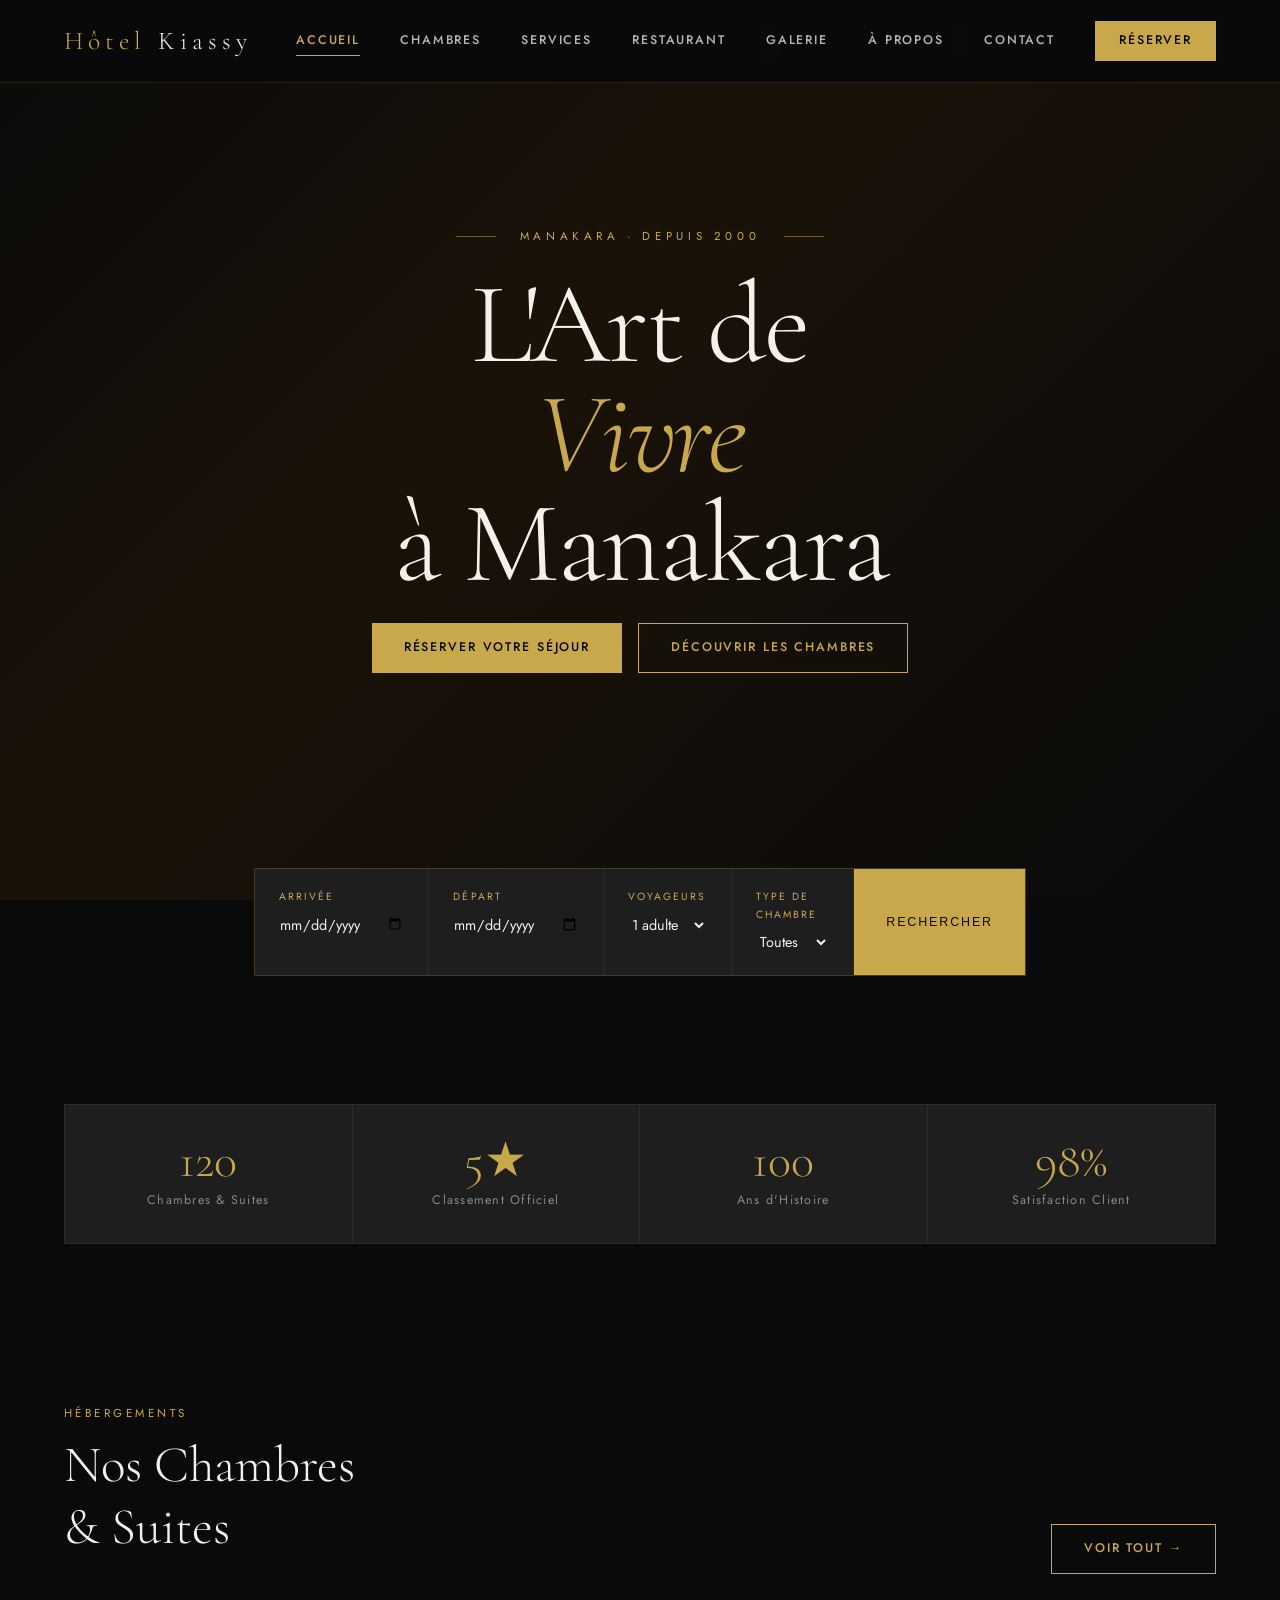
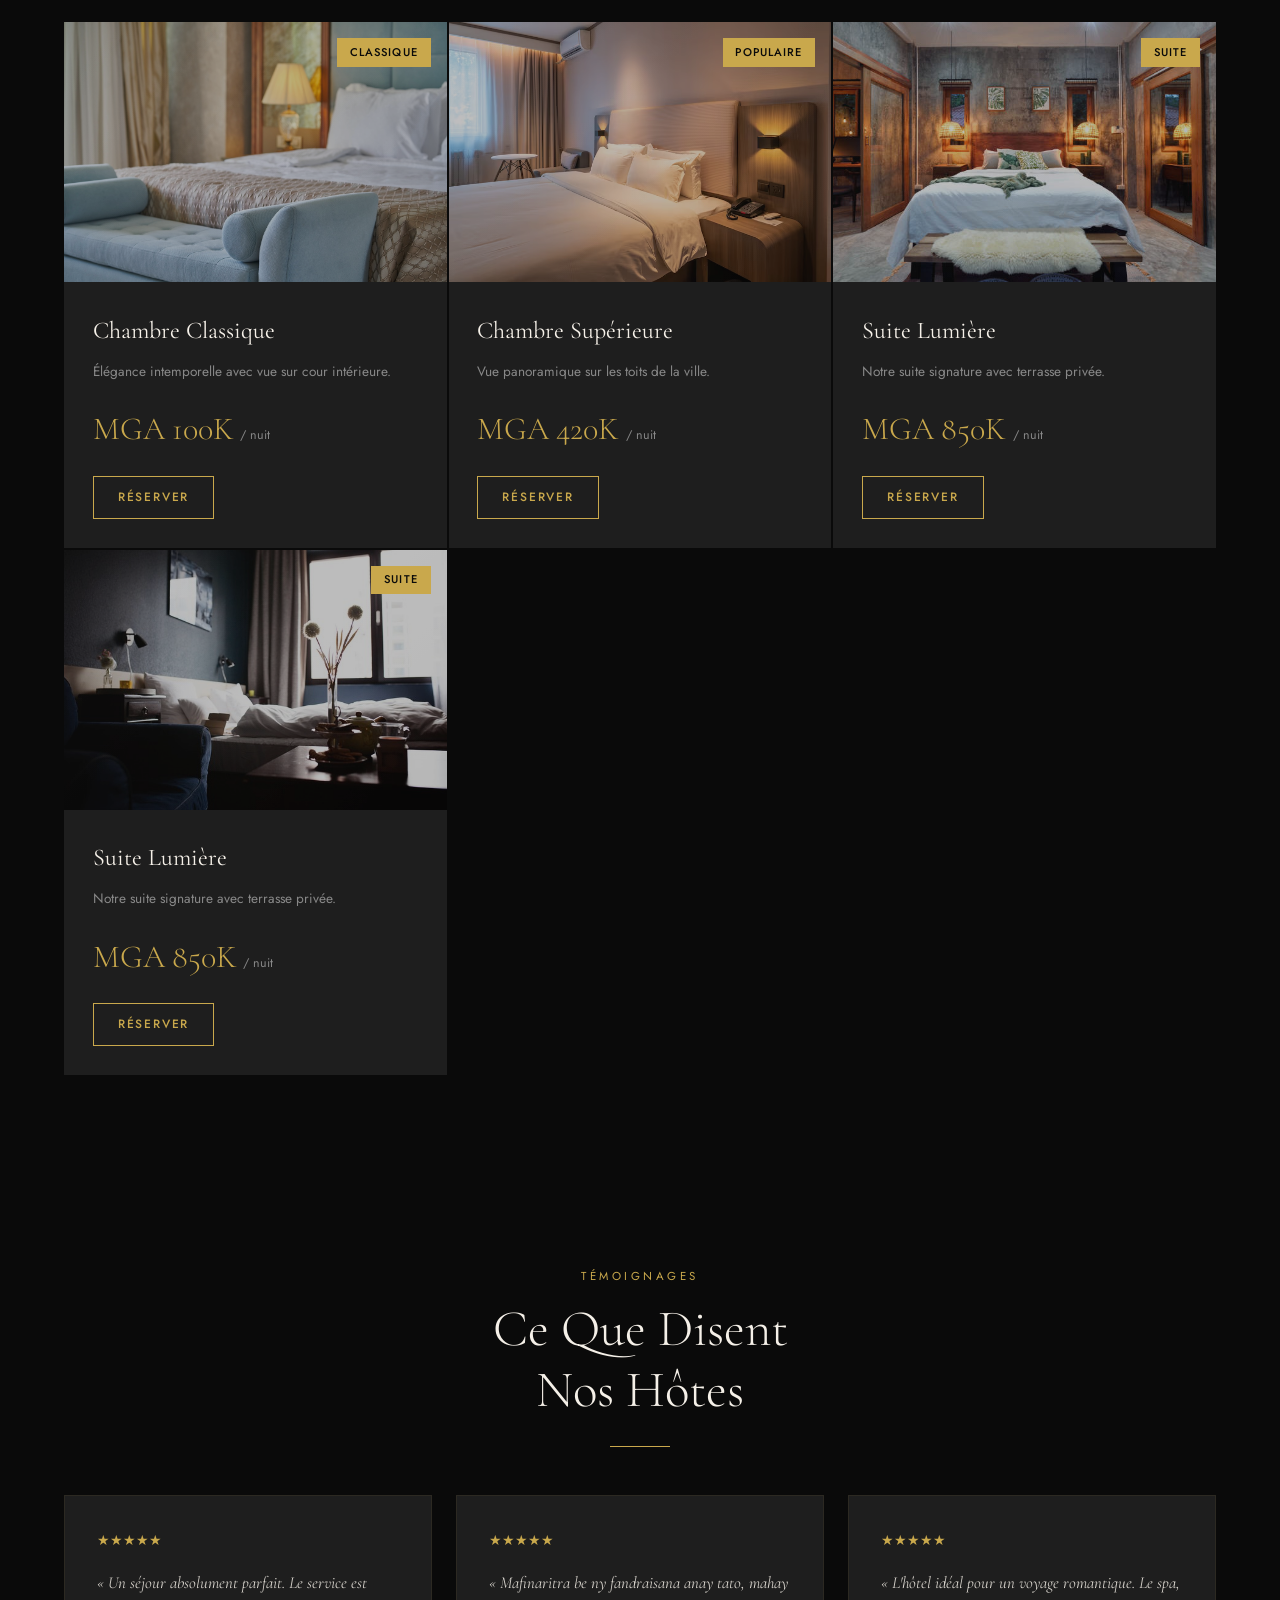
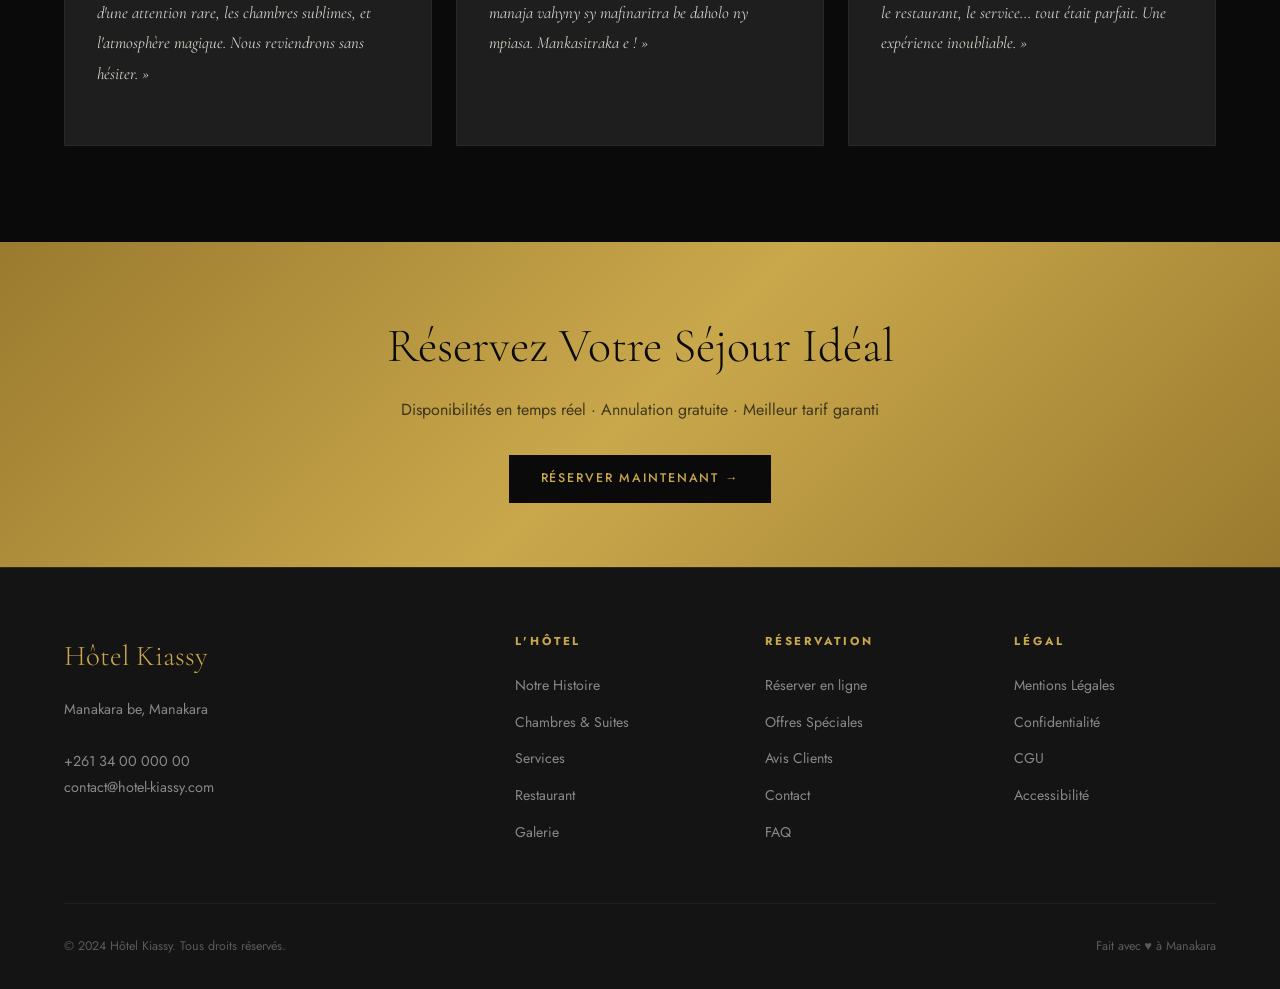
<file: index.html>
<!DOCTYPE html>
<html lang="fr">
  <head>
    <meta charset="UTF-8" />
    <meta name="viewport" content="width=device-width, initial-scale=1.0" />
    <title>Hôtel Kiassy — Luxe & Élégance</title>

    <!-- On relie notre fichier de style -->
    <link rel="stylesheet" href="css/style.css" />
  </head>

  <body>

    <!-- =============================================
         BARRE DE NAVIGATION (menu en haut)
         ============================================= -->
    <nav class="barre-nav" id="barre-nav">

      <!-- Logo de l'hôtel -->
      <a href="index.html" class="logo-hotel">
        Hôtel <span>Kiassy</span>
      </a>

      <!-- Liens du menu -->
      <div class="liens-nav">
        <a href="index.html" class="actif">Accueil</a>
        <a href="pages/chambres.html">Chambres</a>
        <a href="pages/services.html">Services</a>
        <a href="pages/restaurant.html">Restaurant</a>
        <a href="pages/galerie.html">Galerie</a>
        <a href="pages/apropos.html">À Propos</a>
        <a href="pages/contact.html">Contact</a>
        <!-- Bouton principal de réservation -->
        <a href="pages/reservation.html" class="lien-reserver">Réserver</a>
      </div>

      <!-- Icône hamburger (visible uniquement sur mobile) -->
      <div class="menu-hamburger" onclick="ouvrirMenu()">
        <span></span>
        <span></span>
        <span></span>
      </div>

    </nav>


    <!-- =============================================
         SECTION PRINCIPALE (première vue du site)
         ============================================= -->
    <section class="section-principale">

      <!-- Fond avec effet sombre -->
      <div class="fond-principal">
        <!-- Particules dorées qui tombent -->
        <div class="particules">
          <div class="particule"></div>
          <div class="particule"></div>
          <div class="particule"></div>
          <div class="particule"></div>
          <div class="particule"></div>
          <div class="particule"></div>
        </div>
      </div>

      <!-- Texte au centre de la section principale -->
      <div class="contenu-principal animer">

        <!-- Petit texte décoratif au-dessus du titre -->
        <div class="sous-titre-dessus">
          <div class="ligne-deco"></div>
          <span>Manakara · Depuis 2000</span>
          <div class="ligne-deco"></div>
        </div>

        <!-- Grand titre de bienvenue -->
        <h1>L'Art de<br /><em>Vivre</em><br />à Manakara</h1>

        <!-- Deux boutons d'action -->
        <div class="boutons-hero">
          <a href="pages/reservation.html" class="bouton bouton-or">
            Réserver votre séjour
          </a>
          <a href="pages/chambres.html" class="bouton bouton-contour">
            Découvrir les chambres
          </a>
        </div>

      </div>
    </section>


    <!-- =============================================
         FORMULAIRE DE RECHERCHE DE CHAMBRE
         ============================================= -->
    <div class="bloc-recherche">
      <form class="formulaire-recherche" onsubmit="return false;">

        <!-- Champ date d'arrivée -->
        <div class="champ-recherche">
          <label>Arrivée</label>
          <input type="date" />
        </div>

        <!-- Champ date de départ -->
        <div class="champ-recherche">
          <label>Départ</label>
          <input type="date" />
        </div>

        <!-- Champ nombre de voyageurs -->
        <div class="champ-recherche">
          <label>Voyageurs</label>
          <select>
            <option>1 adulte</option>
            <option>2 adultes</option>
            <option>2 adultes + 1 enfant</option>
            <option>2 adultes + 2 enfants</option>
          </select>
        </div>

        <!-- Champ type de chambre -->
        <div class="champ-recherche">
          <label>Type de chambre</label>
          <select>
            <option>Toutes</option>
            <option>Classique</option>
            <option>Supérieure</option>
            <option>Suite</option>
            <option>Suite Présidentielle</option>
          </select>
        </div>

        <!-- Bouton pour lancer la recherche -->
        <button class="bouton-rechercher" onclick="window.location='pages/reservation.html'">
          Rechercher
        </button>

      </form>
    </div>


    <!-- =============================================
         STATISTIQUES (chiffres clés de l'hôtel)
         ============================================= -->
    <section class="section-petite">
      <div class="ligne-stats">

        <div class="element-stat">
          <div class="chiffre-stat">120</div>
          <div class="label-stat">Chambres &amp; Suites</div>
        </div>

        <div class="element-stat">
          <div class="chiffre-stat">5★</div>
          <div class="label-stat">Classement Officiel</div>
        </div>

        <div class="element-stat">
          <div class="chiffre-stat">100</div>
          <div class="label-stat">Ans d'Histoire</div>
        </div>

        <div class="element-stat">
          <div class="chiffre-stat">98%</div>
          <div class="label-stat">Satisfaction Client</div>
        </div>

      </div>
    </section>


    <!-- =============================================
         NOS CHAMBRES & SUITES
         ============================================= -->
    <section class="section">

      <!-- En-tête de la section avec lien "Voir tout" -->
      <div style="display:flex; justify-content:space-between; align-items:flex-end; flex-wrap:wrap; gap:1rem;">
        <div>
          <div class="label-section">Hébergements</div>
          <h2 class="titre-section">Nos Chambres<br />&amp; Suites</h2>
        </div>
        <a href="pages/chambres.html" class="bouton bouton-contour">Voir tout →</a>
      </div>

      <!-- Grille des 3 chambres -->
      <div class="grille-chambres">

        <!-- Carte chambre 1 — avec vraie photo -->
        <div class="carte-chambre">
          <div class="image-chambre">
            <!-- Image réelle de la chambre classique -->
            <div class="fond-image-chambre" style="background-image: url('images/bed-4416515_1280.jpg'); background-size: cover; background-position: center;"></div>
            <span class="badge-chambre">Classique</span>
          </div>
          <div class="corps-carte">
            <h3>Chambre Classique</h3>
            <p style="font-size: 0.85rem; color: var(--couleur-texte);">
              Élégance intemporelle avec vue sur cour intérieure.
            </p>
            <div class="prix-chambre">
              <span class="montant">MGA 100K</span>
              <span class="par-nuit">/ nuit</span>
            </div>
            <a href="pages/reservation.html" class="bouton bouton-contour" style="font-size:0.75rem; padding:0.65rem 1.5rem;">
              Réserver
            </a>
          </div>
        </div>

        <!-- Carte chambre 2 -->
        <div class="carte-chambre">
          <div class="image-chambre">
            <div class="fond-image-chambre" style="background-image: url('images/chambres-hotel-modernes-elegantes_1417-8488.avif'); background-size: cover; background-position: center;"></div>
            <span class="badge-chambre">Populaire</span>
          </div>
          <div class="corps-carte">
            <h3>Chambre Supérieure</h3>
            <p style="font-size: 0.85rem; color: var(--couleur-texte);">
              Vue panoramique sur les toits de la ville.
            </p>
            <div class="prix-chambre">
              <span class="montant">MGA 420K</span>
              <span class="par-nuit">/ nuit</span>
            </div>
            <a href="pages/reservation.html" class="bouton bouton-contour" style="font-size:0.75rem; padding:0.65rem 1.5rem;">
              Réserver
            </a>
          </div>
        </div>

        <!-- Carte chambre 3 -->
        <div class="carte-chambre">
          <div class="image-chambre">
            <div class="fond-image-chambre" style="background-image: url('images/gettyimages-1081883816-612x612.jpg'); background-size: cover; background-position: center;"></div>
            <span class="badge-chambre">Suite</span>
          </div>
          <div class="corps-carte">
            <h3>Suite Lumière</h3>
            <p style="font-size: 0.85rem; color: var(--couleur-texte);">
              Notre suite signature avec terrasse privée.
            </p>
            <div class="prix-chambre">
              <span class="montant">MGA 850K</span>
              <span class="par-nuit">/ nuit</span>
            </div>
            <a href="pages/reservation.html" class="bouton bouton-contour" style="font-size:0.75rem; padding:0.65rem 1.5rem;">
              Réserver
            </a>
          </div>
        </div>

        <div class="carte-chambre">
          <div class="image-chambre">
            <div class="fond-image-chambre" style="background-image: url('images/hotel-1749602_640.jpg'); background-size: cover; background-position: center;"></div>
            <span class="badge-chambre">Suite</span>
          </div>
          <div class="corps-carte">
            <h3>Suite Lumière</h3>
            <p style="font-size: 0.85rem; color: var(--couleur-texte);">
              Notre suite signature avec terrasse privée.
            </p>
            <div class="prix-chambre">
              <span class="montant">MGA 850K</span>
              <span class="par-nuit">/ nuit</span>
            </div>
            <a href="pages/reservation.html" class="bouton bouton-contour" style="font-size:0.75rem; padding:0.65rem 1.5rem;">
              Réserver
            </a>
          </div>
        </div>

      </div>

      
    </section>


    <!-- =============================================
         AVIS DE NOS CLIENTS
         ============================================= -->
    <section class="section">

      <!-- Titre centré -->
      <div style="text-align:center; max-width:600px; margin:0 auto;">
        <div class="label-section">Témoignages</div>
        <h2 class="titre-section">Ce Que Disent<br />Nos Hôtes</h2>
        <div class="separateur" style="margin: 1.5rem auto;"></div>
      </div>

      <!-- Grille des 3 avis -->
      <div class="grille-avis">

        <div class="carte-avis">
          <div class="etoiles">★★★★★</div>
          <p class="texte-avis">
            « Un séjour absolument parfait. Le service est d'une attention rare,
            les chambres sublimes, et l'atmosphère magique. Nous reviendrons
            sans hésiter. »
          </p>
        </div>

        <div class="carte-avis">
          <div class="etoiles">★★★★★</div>
          <p class="texte-avis">
            « Mafinaritra be ny fandraisana anay tato, mahay manaja vahyny
            sy mafinaritra be daholo ny mpiasa. Mankasitraka e ! »
          </p>
        </div>

        <div class="carte-avis">
          <div class="etoiles">★★★★★</div>
          <p class="texte-avis">
            « L'hôtel idéal pour un voyage romantique. Le spa, le restaurant, le
            service... tout était parfait. Une expérience inoubliable. »
          </p>
        </div>

      </div>
    </section>


    <!-- =============================================
         BANDE D'APPEL À L'ACTION (fond doré)
         ============================================= -->
    <div class="bande-action">
      <h2>Réservez Votre Séjour Idéal</h2>
      <p>Disponibilités en temps réel · Annulation gratuite · Meilleur tarif garanti</p>
      <a href="pages/reservation.html" class="bouton bouton-sur-or">
        Réserver maintenant →
      </a>
    </div>


    <!-- =============================================
         PIED DE PAGE (footer)
         ============================================= -->
    <footer>

      <!-- 4 colonnes d'informations -->
      <div class="grille-footer">

        <!-- Bloc marque et contact -->
        <div class="marque-footer">
          <h2>Hôtel Kiassy</h2>
          <p>
            Manakara be, Manakara<br /><br />
            +261 34 00 000 00<br />
            contact@hotel-kiassy.com
          </p>
        </div>

        <!-- Colonne L'Hôtel -->
        <div class="colonne-footer">
          <h4>L'Hôtel</h4>
          <ul>
            <li><a href="pages/apropos.html">Notre Histoire</a></li>
            <li><a href="pages/chambres.html">Chambres &amp; Suites</a></li>
            <li><a href="pages/services.html">Services</a></li>
            <li><a href="pages/restaurant.html">Restaurant</a></li>
            <li><a href="pages/galerie.html">Galerie</a></li>
          </ul>
        </div>

        <!-- Colonne Réservation -->
        <div class="colonne-footer">
          <h4>Réservation</h4>
          <ul>
            <li><a href="pages/reservation.html">Réserver en ligne</a></li>
            <li><a href="pages/offres.html">Offres Spéciales</a></li>
            <li><a href="pages/avis.html">Avis Clients</a></li>
            <li><a href="pages/contact.html">Contact</a></li>
            <li><a href="pages/faq.html">FAQ</a></li>
          </ul>
        </div>

        <!-- Colonne Légal -->
        <div class="colonne-footer">
          <h4>Légal</h4>
          <ul>
            <li><a href="#">Mentions Légales</a></li>
            <li><a href="#">Confidentialité</a></li>
            <li><a href="#">CGU</a></li>
            <li><a href="#">Accessibilité</a></li>
          </ul>
        </div>

      </div>

      <!-- Ligne du bas -->
      <div class="bas-footer">
        <span>© 2024 Hôtel Kiassy. Tous droits réservés.</span>
        <span>Fait avec ♥ à Manakara</span>
      </div>

    </footer>


    <!-- =============================================
         SCRIPTS JAVASCRIPT (comportements)
         ============================================= -->
    <script>

      // Quand l'utilisateur défile, on ajoute la classe "défilé" à la nav
      window.addEventListener('scroll', function () {
        var nav = document.getElementById('barre-nav');
        if (window.scrollY > 80) {
          nav.classList.add('defilé');   // La nav devient compacte
        } else {
          nav.classList.remove('defilé'); // Elle reprend sa taille normale
        }
      });

      // Ouvrir/fermer le menu mobile (hamburger)
      function ouvrirMenu() {
        var menu = document.querySelector('.liens-nav');
        if (menu.style.display === 'flex') {
          menu.style.display = 'none';  // On ferme le menu
        } else {
          menu.style.display = 'flex';  // On ouvre le menu
        }
      }

    </script>

  </body>
</html>
</file>
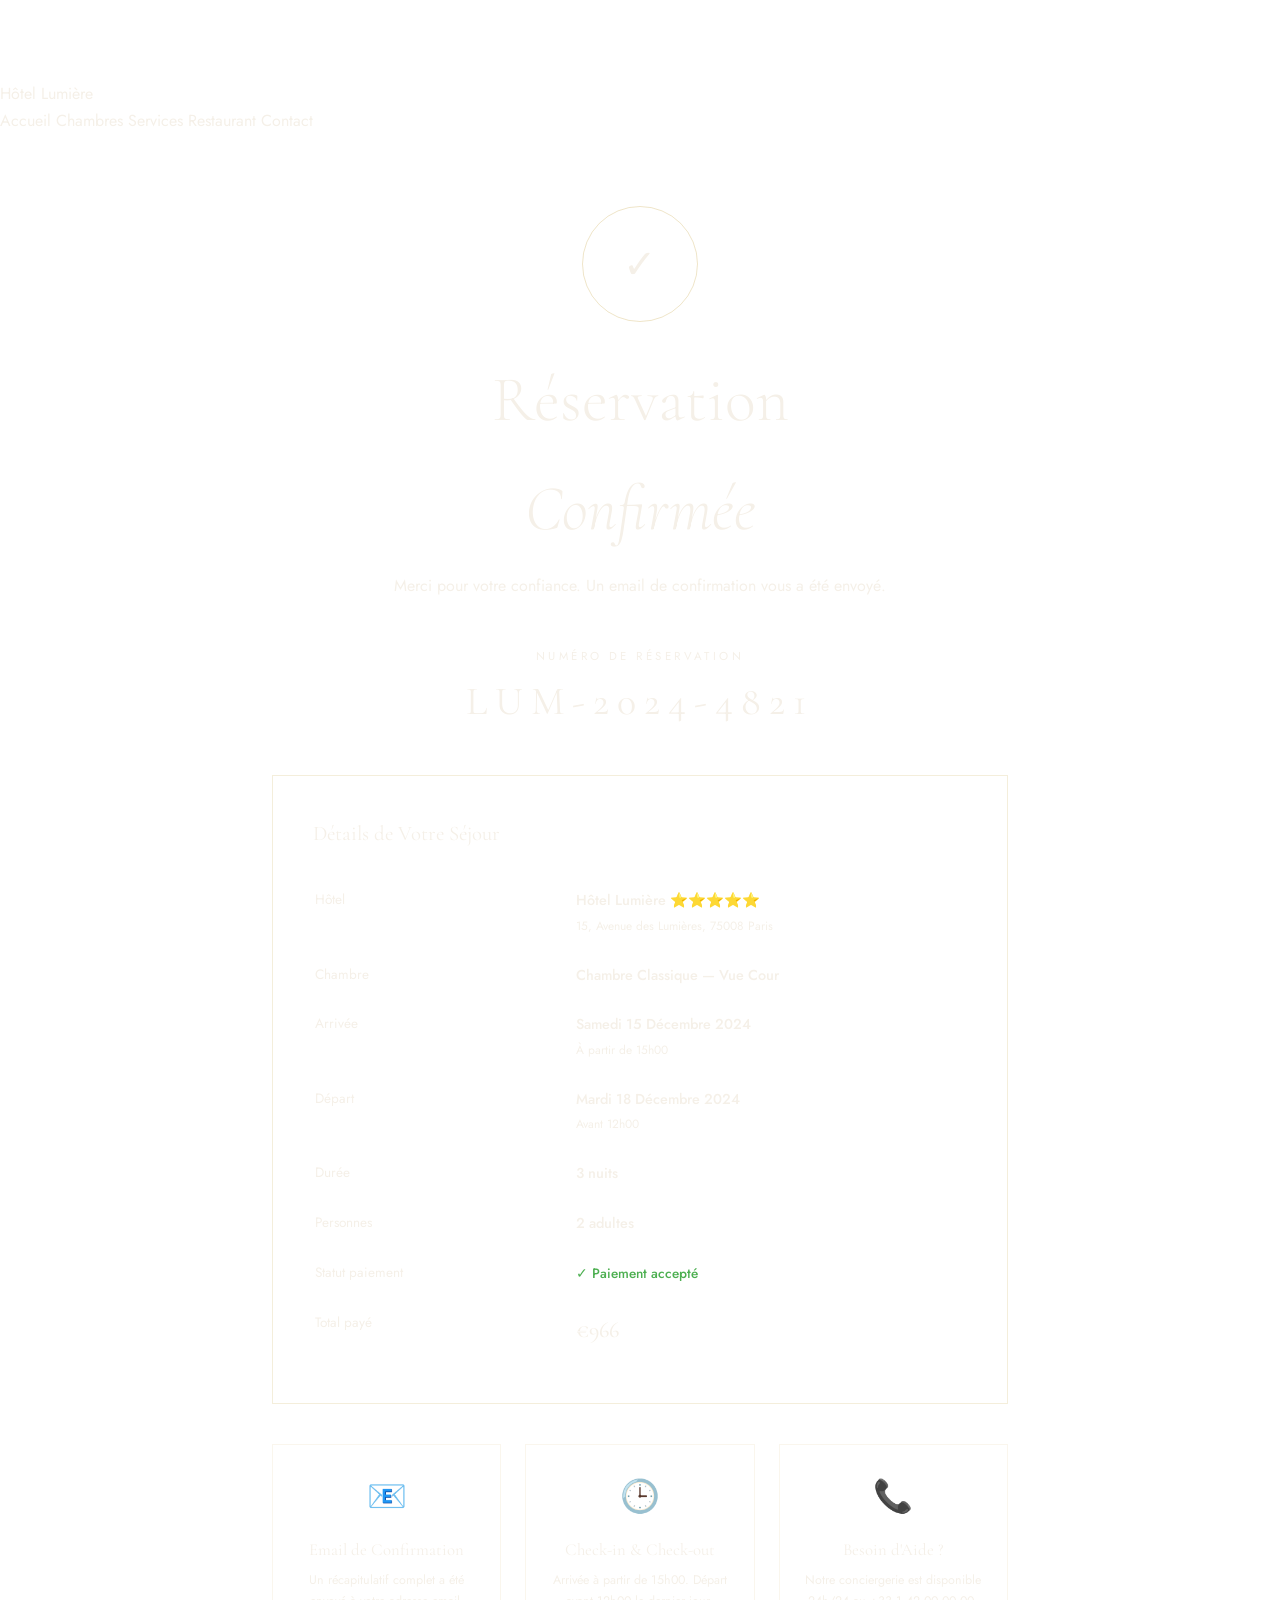
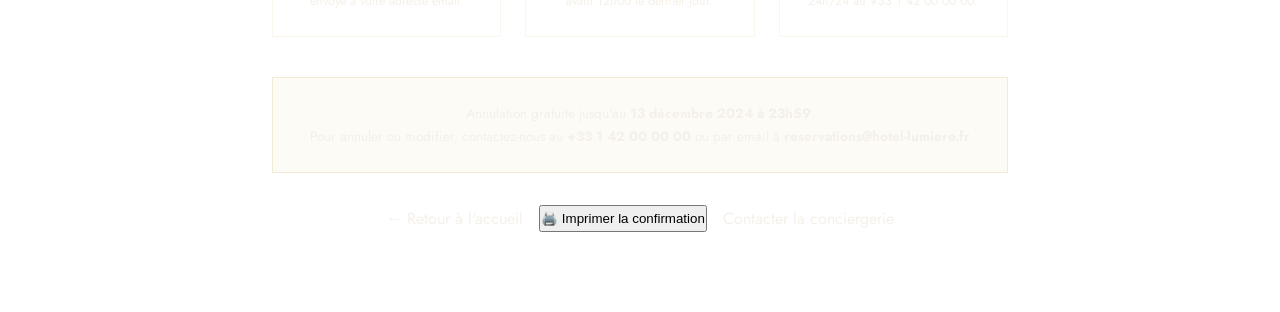
<file: conirmation.html>
<!DOCTYPE html>
<html lang="fr">
<head>
  <meta charset="UTF-8"/>
  <meta name="viewport" content="width=device-width, initial-scale=1.0"/>
  <title>Confirmation — Hôtel Lumière</title>
  <link rel="stylesheet" href="../css/style.css"/>
  <style>
    body { padding-top: 80px; background: var(--noir); }
    .confirm-page { max-width: 800px; margin: 0 auto; padding: 5rem 2rem; }
    .confetti { position: fixed; top: 0; left: 0; width: 100%; height: 100%; pointer-events: none; z-index: 0; }
    .confetti-piece {
      position: absolute; width: 8px; height: 8px;
      background: var(--gold);
      animation: confettiFall linear forwards;
      opacity: 0.8;
    }
    @keyframes confettiFall {
      0% { transform: translateY(-20px) rotate(0deg); opacity: 1; }
      100% { transform: translateY(110vh) rotate(720deg); opacity: 0; }
    }
    .check-wrapper {
      width: 100px; height: 100px;
      border: 2px solid var(--gold); border-radius: 50%;
      display: flex; align-items: center; justify-content: center;
      margin: 0 auto 2rem; position: relative;
      animation: scaleIn 0.6s cubic-bezier(0.175, 0.885, 0.32, 1.275) both;
    }
    .check-wrapper::before {
      content: ''; position: absolute; inset: -8px;
      border: 1px solid rgba(201,168,76,0.3); border-radius: 50%;
      animation: pulse 2s ease infinite;
    }
    @keyframes scaleIn { from { transform: scale(0); opacity: 0; } to { transform: scale(1); opacity: 1; } }
    @keyframes pulse { 0%,100% { transform: scale(1); opacity: 1; } 50% { transform: scale(1.15); opacity: 0.3; } }
    .check-icon { font-size: 2.5rem; }
    .confirm-title {
      font-family: 'Cormorant Garamond', serif;
      font-size: clamp(2.5rem, 6vw, 4rem);
      font-weight: 300; text-align: center; margin-bottom: 0.5rem;
      animation: fadeUp 0.8s ease 0.3s both;
    }
    .confirm-subtitle {
      text-align: center; color: var(--gris-clair); font-size: 1rem;
      margin-bottom: 3rem;
      animation: fadeUp 0.8s ease 0.5s both;
    }
    .booking-ref {
      text-align: center; margin-bottom: 2.5rem;
      animation: fadeUp 0.8s ease 0.6s both;
    }
    .booking-ref .ref-label { font-size: 0.72rem; letter-spacing: 0.3em; text-transform: uppercase; color: var(--gris-clair); }
    .booking-ref .ref-num {
      font-family: 'Cormorant Garamond', serif;
      font-size: 2.5rem; color: var(--gold);
      letter-spacing: 0.2em;
    }
    .booking-card {
      background: var(--gris-fonce); border: 1px solid rgba(201,168,76,0.2);
      padding: 2.5rem; margin-bottom: 2rem;
      animation: fadeUp 0.8s ease 0.7s both;
    }
    .booking-card h3 { font-family: 'Cormorant Garamond', serif; font-size: 1.3rem; font-weight: 400; color: var(--gold); margin-bottom: 1.5rem; }
    .booking-table { width: 100%; }
    .booking-table tr td { padding: 0.7rem 0; border-bottom: 1px solid rgba(255,255,255,0.04); vertical-align: top; }
    .booking-table td:first-child { color: var(--gris-clair); font-size: 0.85rem; width: 40%; }
    .booking-table td:last-child { color: var(--blanc); font-size: 0.9rem; font-weight: 500; }
    .next-steps { display: grid; grid-template-columns: repeat(3, 1fr); gap: 1.5rem; margin: 2.5rem 0; animation: fadeUp 0.8s ease 0.9s both; }
    .next-step { background: var(--gris-fonce); border: 1px solid rgba(201,168,76,0.1); padding: 1.5rem; text-align: center; }
    .next-step .ns-icon { font-size: 2rem; margin-bottom: 0.8rem; }
    .next-step h4 { font-family: 'Cormorant Garamond', serif; font-size: 1.05rem; font-weight: 400; margin-bottom: 0.3rem; }
    .next-step p { font-size: 0.78rem; color: var(--gris-clair); }
    .actions-row { display: flex; gap: 1rem; justify-content: center; flex-wrap: wrap; animation: fadeUp 0.8s ease 1s both; }
    @media (max-width: 600px) {
      .next-steps { grid-template-columns: 1fr; }
    }
  </style>
</head>
<body>
<!-- Confetti -->
<div class="confetti" id="confetti"></div>

<nav class="navbar scrolled">
  <a href="../index.html" class="nav-logo">Hôtel <span>Lumière</span></a>
  <div class="nav-links">
    <a href="../index.html">Accueil</a>
    <a href="chambres.html">Chambres</a>
    <a href="services.html">Services</a>
    <a href="restaurant.html">Restaurant</a>
    <a href="contact.html">Contact</a>
  </div>
  <div class="hamburger"><span></span><span></span><span></span></div>
</nav>

<div class="confirm-page" style="position:relative;z-index:1;">
  <div class="check-wrapper">
    <span class="check-icon">✓</span>
  </div>

  <h1 class="confirm-title">Réservation<br><em style="color:var(--gold);">Confirmée</em></h1>
  <p class="confirm-subtitle">Merci pour votre confiance. Un email de confirmation vous a été envoyé.</p>

  <div class="booking-ref">
    <div class="ref-label">Numéro de réservation</div>
    <div class="ref-num">LUM-2024-4821</div>
  </div>

  <div class="booking-card">
    <h3>Détails de Votre Séjour</h3>
    <table class="booking-table">
      <tr><td>Hôtel</td><td>Hôtel Lumière ⭐⭐⭐⭐⭐<br><small style="color:var(--gris-clair);font-weight:400;">15, Avenue des Lumières, 75008 Paris</small></td></tr>
      <tr><td>Chambre</td><td>Chambre Classique — Vue Cour</td></tr>
      <tr><td>Arrivée</td><td>Samedi 15 Décembre 2024<br><small style="color:var(--gris-clair);font-weight:400;">À partir de 15h00</small></td></tr>
      <tr><td>Départ</td><td>Mardi 18 Décembre 2024<br><small style="color:var(--gris-clair);font-weight:400;">Avant 12h00</small></td></tr>
      <tr><td>Durée</td><td>3 nuits</td></tr>
      <tr><td>Personnes</td><td>2 adultes</td></tr>
      <tr><td>Statut paiement</td><td><span style="color:#4caf50;font-size:0.85rem;">✓ Paiement accepté</span></td></tr>
      <tr><td>Total payé</td><td><span style="font-family:'Cormorant Garamond',serif;font-size:1.4rem;color:var(--gold);">€966</span></td></tr>
    </table>
  </div>

  <div class="next-steps">
    <div class="next-step">
      <div class="ns-icon">📧</div>
      <h4>Email de Confirmation</h4>
      <p>Un récapitulatif complet a été envoyé à votre adresse email.</p>
    </div>
    <div class="next-step">
      <div class="ns-icon">🕒</div>
      <h4>Check-in & Check-out</h4>
      <p>Arrivée à partir de 15h00. Départ avant 12h00 le dernier jour.</p>
    </div>
    <div class="next-step">
      <div class="ns-icon">📞</div>
      <h4>Besoin d'Aide ?</h4>
      <p>Notre conciergerie est disponible 24h/24 au +33 1 42 00 00 00.</p>
    </div>
  </div>

  <!-- Annulation -->
  <div style="background:rgba(201,168,76,0.05);border:1px solid rgba(201,168,76,0.2);padding:1.5rem;margin-bottom:2rem;text-align:center;">
    <p style="font-size:0.85rem;color:var(--gris-clair);">
      Annulation gratuite jusqu'au <strong style="color:var(--blanc);">13 décembre 2024 à 23h59</strong>.<br>
      Pour annuler ou modifier, contactez-nous au <strong style="color:var(--gold);">+33 1 42 00 00 00</strong> ou par email à <strong style="color:var(--gold);">reservations@hotel-lumiere.fr</strong>
    </p>
  </div>

  <div class="actions-row">
    <a href="../index.html" class="btn btn-outline">← Retour à l'accueil</a>
    <button class="btn btn-gold" onclick="window.print()">🖨️ Imprimer la confirmation</button>
    <a href="contact.html" class="btn btn-dark">Contacter la conciergerie</a>
  </div>
</div>

<script>
  // Generate confetti
  const container = document.getElementById('confetti');
  const colors = ['#C9A84C', '#E8C97A', '#F5F0E8', '#9A7A2E', '#fff'];
  for (let i = 0; i < 80; i++) {
    const p = document.createElement('div');
    p.className = 'confetti-piece';
    p.style.cssText = `
      left: ${Math.random()*100}%;
      top: ${-10 - Math.random()*20}px;
      background: ${colors[Math.floor(Math.random()*colors.length)]};
      width: ${4 + Math.random()*8}px;
      height: ${4 + Math.random()*8}px;
      border-radius: ${Math.random() > 0.5 ? '50%' : '0'};
      animation-duration: ${2 + Math.random()*4}s;
      animation-delay: ${Math.random()*2}s;
    `;
    container.appendChild(p);
  }
  setTimeout(() => container.style.display = 'none', 6000);
</script>
</body>
</html>
</file>
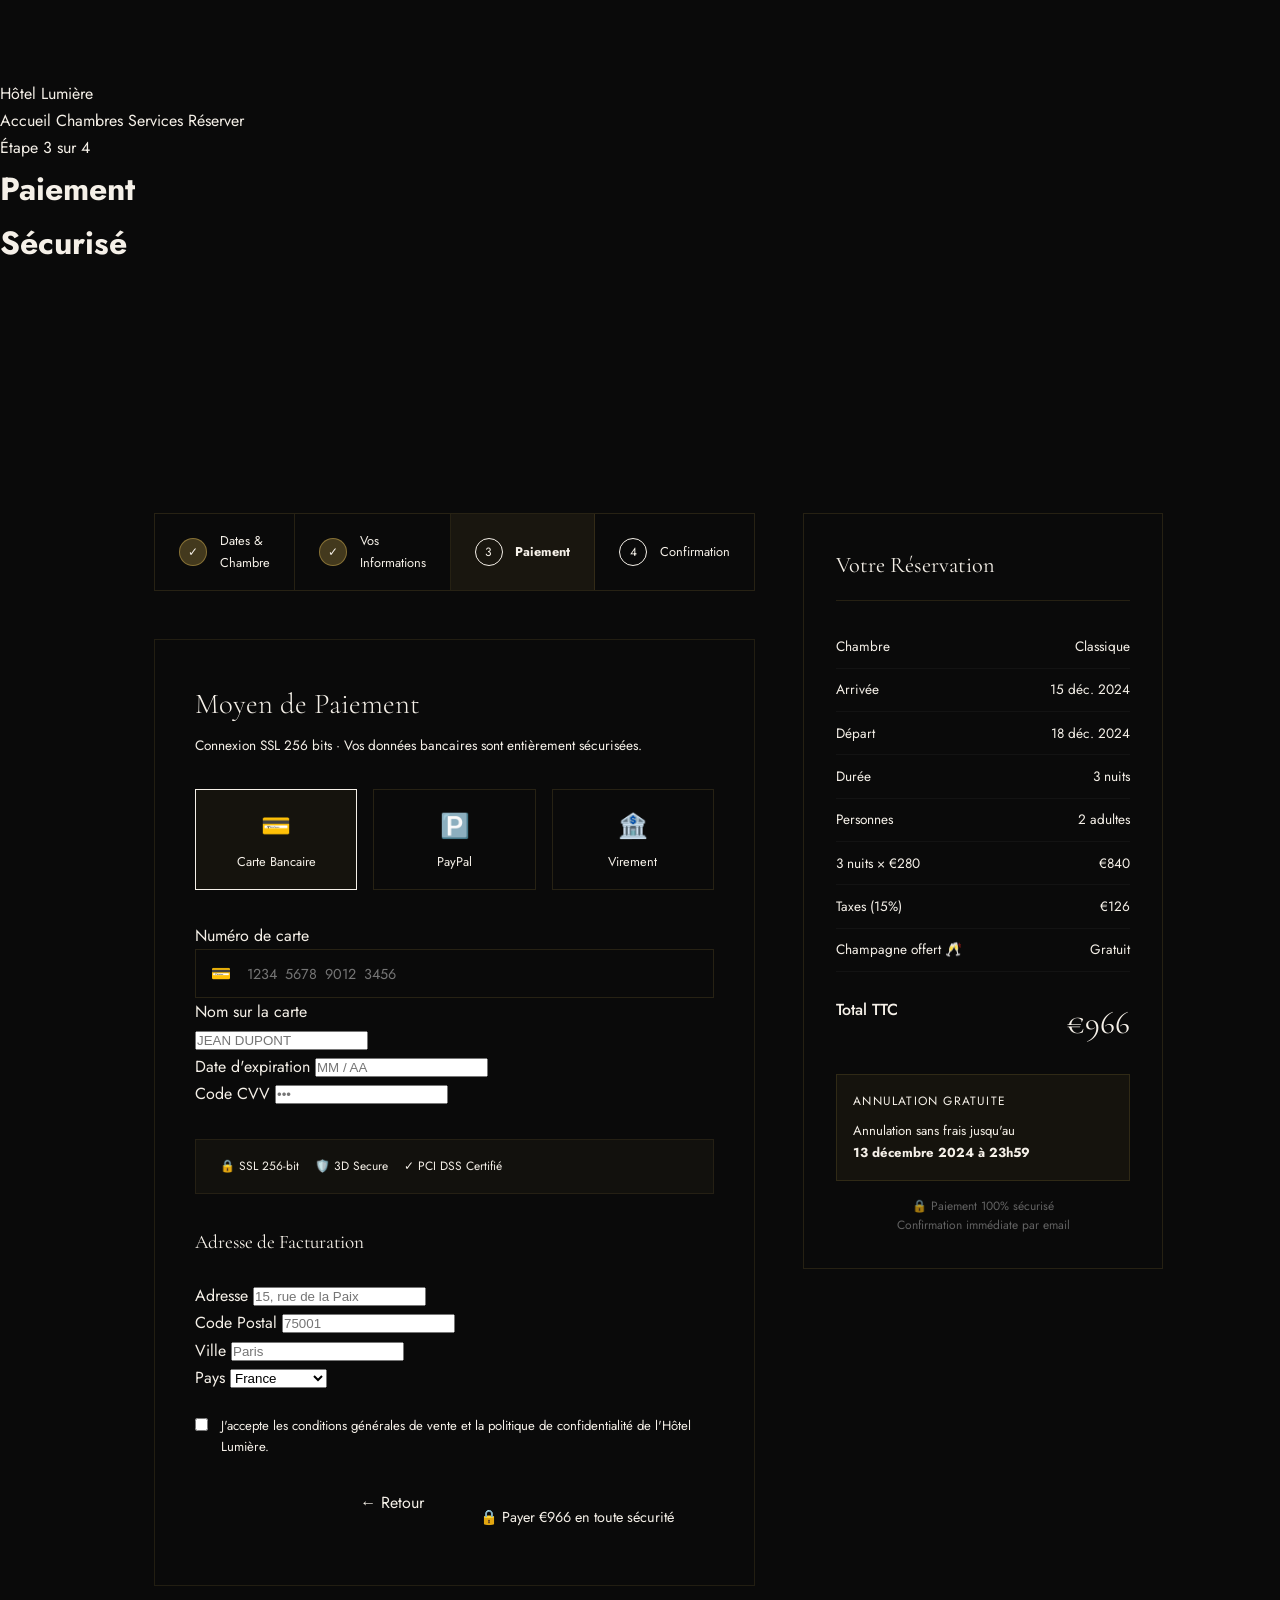
<file: paiment.html>
<!DOCTYPE html>
<html lang="fr">
<head>
  <meta charset="UTF-8"/>
  <meta name="viewport" content="width=device-width, initial-scale=1.0"/>
  <title>Paiement — Hôtel Lumière</title>
  <link rel="stylesheet" href="../css/style.css"/>
  <style>
    body { padding-top: 80px; }
    .payment-layout {
      display: grid; grid-template-columns: 1fr 360px;
      gap: 3rem; max-width: 1100px; margin: 0 auto; padding: 4rem;
    }
    .payment-form { background: var(--gris-fonce); border: 1px solid rgba(201,168,76,0.12); padding: 2.5rem; }
    .payment-form h2 { font-family: 'Cormorant Garamond', serif; font-size: 1.8rem; font-weight: 300; color: var(--gold); margin-bottom: 0.3rem; }
    .payment-form p { font-size: 0.85rem; color: var(--gris-clair); margin-bottom: 2rem; }
    .payment-methods { display: flex; gap: 1rem; margin-bottom: 2rem; }
    .payment-method {
      flex: 1; border: 1px solid rgba(201,168,76,0.15); padding: 1rem;
      text-align: center; cursor: pointer; transition: var(--transition);
      font-size: 0.8rem; color: var(--gris-clair);
    }
    .payment-method.active { border-color: var(--gold); background: rgba(201,168,76,0.06); color: var(--gold); }
    .payment-method .pm-icon { font-size: 1.5rem; margin-bottom: 0.3rem; }
    /* Card input styles */
    .card-input-wrapper {
      position: relative;
    }
    .card-input-wrapper input {
      width: 100%; padding: 0.85rem 1rem 0.85rem 3.2rem;
      background: var(--gris-moyen);
      border: 1px solid rgba(201,168,76,0.15);
      color: var(--blanc); font-family: 'Jost', sans-serif;
      font-size: 0.9rem; outline: none; transition: var(--transition);
    }
    .card-input-wrapper input:focus { border-color: var(--gold); }
    .card-input-wrapper .card-icon {
      position: absolute; left: 1rem; top: 50%; transform: translateY(-50%);
      font-size: 1rem;
    }
    /* Security badge */
    .security-badges {
      display: flex; align-items: center; gap: 1rem;
      background: rgba(201,168,76,0.04);
      border: 1px solid rgba(201,168,76,0.1);
      padding: 1rem 1.5rem; margin: 2rem 0;
    }
    .security-badge { display: flex; align-items: center; gap: 0.5rem; font-size: 0.75rem; color: var(--gris-clair); }
    /* Order recap sidebar */
    .order-recap {
      background: var(--gris-fonce);
      border: 1px solid rgba(201,168,76,0.15);
      padding: 2rem; position: sticky; top: 100px; height: fit-content;
    }
    .order-recap h3 { font-family: 'Cormorant Garamond', serif; font-size: 1.4rem; font-weight: 400; color: var(--gold); margin-bottom: 1.5rem; padding-bottom: 1rem; border-bottom: 1px solid rgba(201,168,76,0.15); }
    .recap-item { display: flex; justify-content: space-between; font-size: 0.85rem; padding: 0.6rem 0; border-bottom: 1px solid rgba(255,255,255,0.04); }
    .recap-item .rl { color: var(--gris-clair); }
    .recap-item .rv { color: var(--blanc); }
    .recap-total { display: flex; justify-content: space-between; padding-top: 1rem; margin-top: 0.5rem; }
    .recap-total .rl { font-weight: 500; }
    .recap-total .rv { font-family: 'Cormorant Garamond', serif; font-size: 2rem; color: var(--gold); }
    /* Progress indicator */
    .booking-steps { display: flex; margin-bottom: 3rem; border: 1px solid rgba(201,168,76,0.15); }
    .booking-step { flex: 1; padding: 1rem 1.5rem; display: flex; align-items: center; gap: 0.8rem; border-right: 1px solid rgba(201,168,76,0.15); font-size: 0.8rem; color: var(--gris-clair); background: var(--gris-fonce); }
    .booking-step:last-child { border-right: none; }
    .booking-step.active { background: rgba(201,168,76,0.08); color: var(--gold); }
    .booking-step.done { color: var(--blanc); }
    .step-circle { width: 28px; height: 28px; flex-shrink: 0; border: 1px solid currentColor; border-radius: 50%; display: flex; align-items: center; justify-content: center; font-size: 0.75rem; }
    .booking-step.active .step-circle { background: var(--gold); color: var(--noir); border-color: var(--gold); }
    .booking-step.done .step-circle { background: rgba(201,168,76,0.3); border-color: rgba(201,168,76,0.5); color: var(--gold); }

    @media (max-width: 900px) {
      .payment-layout { grid-template-columns: 1fr; padding: 2rem 1.5rem; }
      .order-recap { position: static; }
      .booking-steps { flex-direction: column; }
      .booking-step { border-right: none; border-bottom: 1px solid rgba(201,168,76,0.15); }
    }
  </style>
</head>
<body>
<nav class="navbar scrolled">
  <a href="../index.html" class="nav-logo">Hôtel <span>Lumière</span></a>
  <div class="nav-links">
    <a href="../index.html">Accueil</a>
    <a href="chambres.html">Chambres</a>
    <a href="services.html">Services</a>
    <a href="reservation.html">Réserver</a>
  </div>
  <div class="hamburger"><span></span><span></span><span></span></div>
</nav>

<div class="page-hero" style="height:35vh;">
  <div class="page-hero-img" style="background:linear-gradient(135deg,#0a1205,#0a0a0a);"></div>
  <div class="page-hero-content animate-up">
    <div class="page-hero-label">Étape 3 sur 4</div>
    <h1>Paiement<br>Sécurisé</h1>
  </div>
</div>

<div class="payment-layout">
  <!-- FORM -->
  <div>
    <div class="booking-steps">
      <div class="booking-step done"><div class="step-circle">✓</div><div>Dates & Chambre</div></div>
      <div class="booking-step done"><div class="step-circle">✓</div><div>Vos Informations</div></div>
      <div class="booking-step active"><div class="step-circle">3</div><div><strong>Paiement</strong></div></div>
      <div class="booking-step"><div class="step-circle">4</div><div>Confirmation</div></div>
    </div>

    <div class="payment-form">
      <h2>Moyen de Paiement</h2>
      <p>Connexion SSL 256 bits · Vos données bancaires sont entièrement sécurisées.</p>

      <div class="payment-methods">
        <div class="payment-method active" onclick="selectMethod(this)">
          <div class="pm-icon">💳</div>
          Carte Bancaire
        </div>
        <div class="payment-method" onclick="selectMethod(this)">
          <div class="pm-icon">🅿️</div>
          PayPal
        </div>
        <div class="payment-method" onclick="selectMethod(this)">
          <div class="pm-icon">🏦</div>
          Virement
        </div>
      </div>

      <!-- Credit card form -->
      <div id="card-form">
        <div class="form-group">
          <label>Numéro de carte</label>
          <div class="card-input-wrapper">
            <span class="card-icon">💳</span>
            <input type="text" placeholder="1234  5678  9012  3456" maxlength="19"
              oninput="formatCard(this)"/>
          </div>
        </div>
        <div class="form-group">
          <label>Nom sur la carte</label>
          <div class="form-group">
            <input type="text" placeholder="JEAN DUPONT" style="text-transform:uppercase;"/>
          </div>
        </div>
        <div class="form-row">
          <div class="form-group">
            <label>Date d'expiration</label>
            <input type="text" placeholder="MM / AA" maxlength="7" oninput="formatExpiry(this)"/>
          </div>
          <div class="form-group">
            <label>Code CVV</label>
            <input type="text" placeholder="•••" maxlength="4"/>
          </div>
        </div>
      </div>

      <!-- Security badges -->
      <div class="security-badges">
        <div class="security-badge">🔒 SSL 256-bit</div>
        <div class="security-badge">🛡️ 3D Secure</div>
        <div class="security-badge">✓ PCI DSS Certifié</div>
      </div>

      <!-- Billing address -->
      <div style="margin-top:1.5rem;">
        <h3 style="font-family:'Cormorant Garamond',serif;font-size:1.2rem;font-weight:400;color:var(--gold);margin-bottom:1.5rem;">Adresse de Facturation</h3>
        <div class="form-group">
          <label>Adresse</label>
          <input type="text" placeholder="15, rue de la Paix"/>
        </div>
        <div class="form-row">
          <div class="form-group">
            <label>Code Postal</label>
            <input type="text" placeholder="75001"/>
          </div>
          <div class="form-group">
            <label>Ville</label>
            <input type="text" placeholder="Paris"/>
          </div>
        </div>
        <div class="form-group">
          <label>Pays</label>
          <select>
            <option>France</option>
            <option>Belgique</option>
            <option>Suisse</option>
            <option>Luxembourg</option>
            <option>Autre</option>
          </select>
        </div>
      </div>

      <!-- Terms -->
      <div style="margin-top:1.5rem;display:flex;gap:0.8rem;align-items:flex-start;">
        <input type="checkbox" id="terms" style="accent-color:var(--gold);margin-top:3px;flex-shrink:0;"/>
        <label for="terms" style="font-size:0.82rem;color:var(--gris-clair);cursor:pointer;line-height:1.6;">
          J'accepte les <a href="#" style="color:var(--gold);">conditions générales de vente</a> et la
          <a href="#" style="color:var(--gold);">politique de confidentialité</a> de l'Hôtel Lumière.
        </label>
      </div>

      <div style="display:flex;gap:1rem;justify-content:flex-end;margin-top:2rem;">
        <a href="reservation.html" class="btn btn-dark">← Retour</a>
        <a href="confirmation.html" class="btn btn-gold" id="pay-btn"
           style="font-size:0.9rem;padding:1rem 2.5rem;" onclick="return validatePayment()">
          🔒 Payer €966 en toute sécurité
        </a>
      </div>
    </div>
  </div>

  <!-- ORDER RECAP -->
  <div>
    <div class="order-recap">
      <h3>Votre Réservation</h3>
      <div class="recap-item"><span class="rl">Chambre</span><span class="rv">Classique</span></div>
      <div class="recap-item"><span class="rl">Arrivée</span><span class="rv">15 déc. 2024</span></div>
      <div class="recap-item"><span class="rl">Départ</span><span class="rv">18 déc. 2024</span></div>
      <div class="recap-item"><span class="rl">Durée</span><span class="rv">3 nuits</span></div>
      <div class="recap-item"><span class="rl">Personnes</span><span class="rv">2 adultes</span></div>
      <div class="recap-item"><span class="rl">3 nuits × €280</span><span class="rv">€840</span></div>
      <div class="recap-item"><span class="rl">Taxes (15%)</span><span class="rv">€126</span></div>
      <div class="recap-item"><span class="rl">Champagne offert 🥂</span><span class="rv" style="color:var(--gold);">Gratuit</span></div>
      <div class="recap-total">
        <span class="rl">Total TTC</span>
        <span class="rv">€966</span>
      </div>

      <div style="margin-top:1.5rem;background:rgba(201,168,76,0.06);border:1px solid rgba(201,168,76,0.15);padding:1rem;">
        <div style="font-size:0.75rem;color:var(--gold);letter-spacing:0.1em;text-transform:uppercase;margin-bottom:0.5rem;">Annulation Gratuite</div>
        <div style="font-size:0.82rem;color:var(--gris-clair);line-height:1.7;">Annulation sans frais jusqu'au<br><strong style="color:var(--blanc);">13 décembre 2024 à 23h59</strong></div>
      </div>

      <div style="margin-top:1rem;font-size:0.75rem;color:rgba(136,136,136,0.7);text-align:center;line-height:1.6;">
        🔒 Paiement 100% sécurisé<br>
        Confirmation immédiate par email
      </div>
    </div>
  </div>
</div>

<script>
  function selectMethod(el) {
    document.querySelectorAll('.payment-method').forEach(m => m.classList.remove('active'));
    el.classList.add('active');
  }
  function formatCard(input) {
    let v = input.value.replace(/\D/g, '').substring(0, 16);
    input.value = v.replace(/(.{4})/g, '$1  ').trim();
  }
  function formatExpiry(input) {
    let v = input.value.replace(/\D/g, '').substring(0, 4);
    if (v.length >= 2) v = v.substring(0,2) + ' / ' + v.substring(2);
    input.value = v;
  }
  function validatePayment() {
    if (!document.getElementById('terms').checked) {
      alert('Veuillez accepter les conditions générales pour continuer.');
      return false;
    }
    return true;
  }
</script>
</body>
</html>
</file>
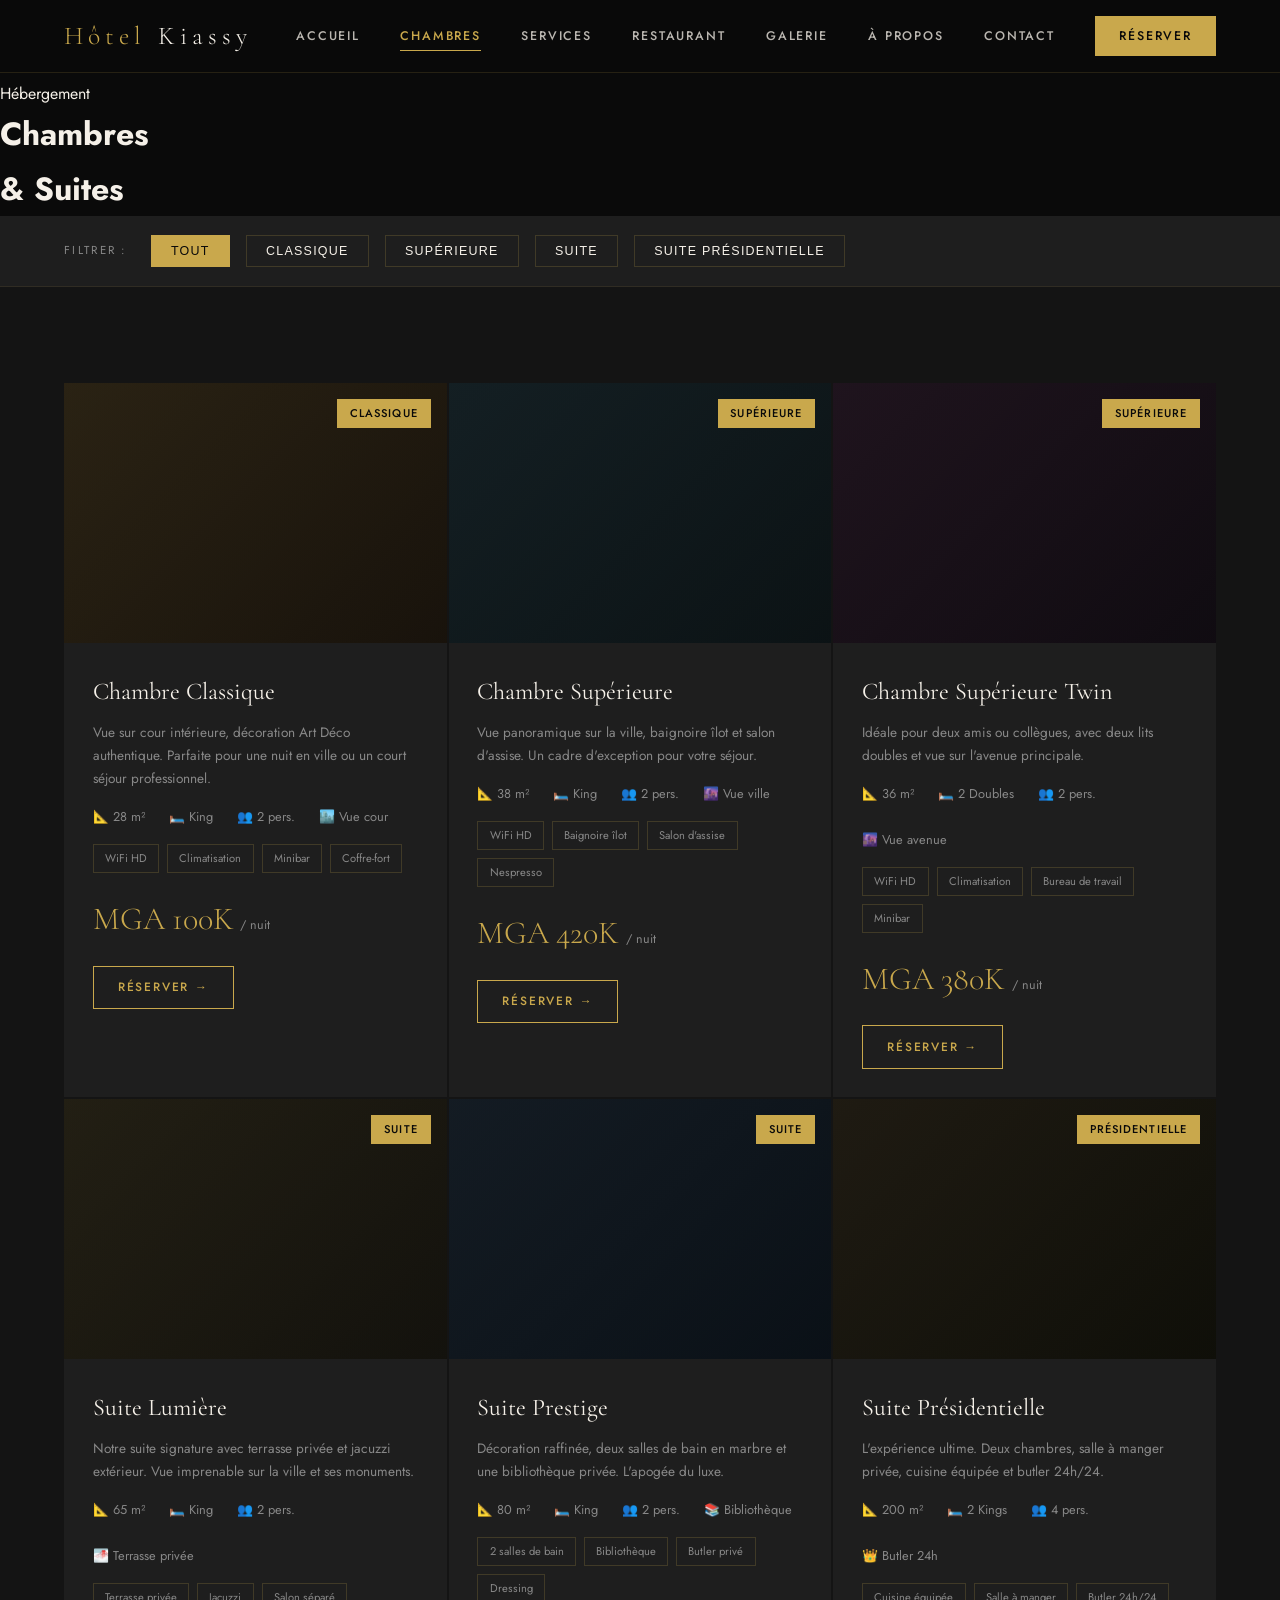
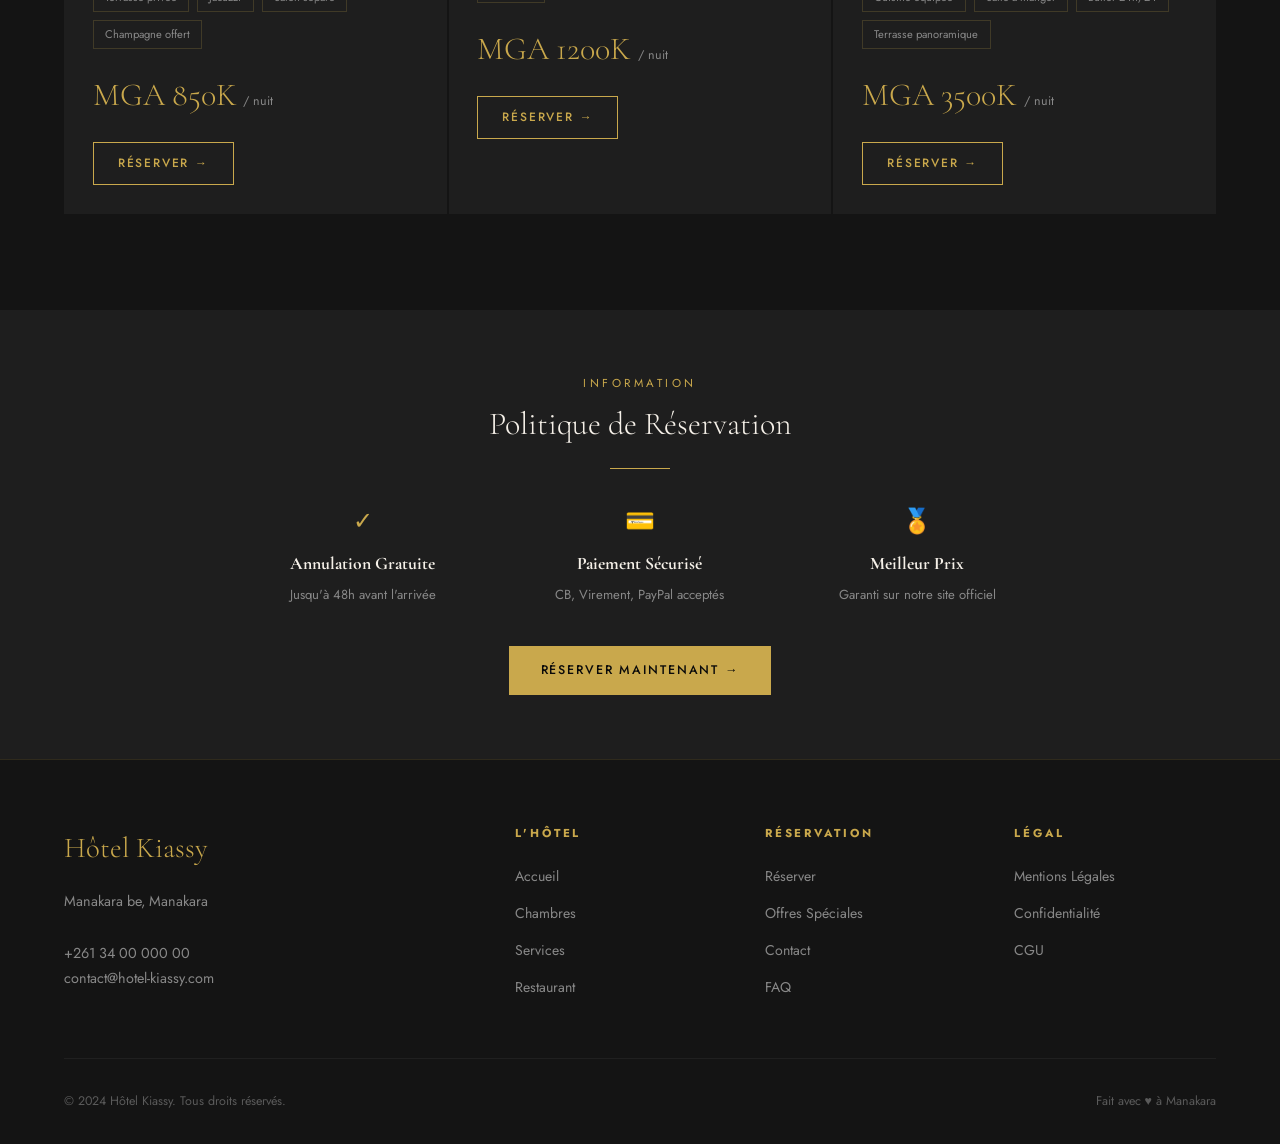
<file: pages/chambres.html>
<!DOCTYPE html>
<html lang="fr">
<head>
  <meta charset="UTF-8"/>
  <meta name="viewport" content="width=device-width, initial-scale=1.0"/>
  <title>Chambres & Suites — Hôtel Kiassy</title>

  <!-- On relie le fichier de style principal -->
  <link rel="stylesheet" href="../css/style.css"/>

  <style>
    /* Espace en haut pour ne pas être caché par la barre de navigation */
    body { padding-top: 80px; }

    /* ── Barre de filtres (Tout / Classique / Suite...) ── */
    .barre-filtres {
      background: var(--couleur-gris2);
      border-bottom: 1px solid rgba(201, 168, 76, 0.1);
      padding: 1.2rem 4rem;
      display: flex;
      gap: 1rem;
      flex-wrap: wrap;
      align-items: center;
    }

    /* Texte "Filtrer :" */
    .barre-filtres .texte-filtre {
      font-size: 0.72rem;
      letter-spacing: 0.2em;
      text-transform: uppercase;
      color: var(--couleur-texte);
      margin-right: 0.5rem;
    }

    /* Bouton de filtre */
    .bouton-filtre {
      padding: 0.5rem 1.2rem;
      font-size: 0.78rem;
      letter-spacing: 0.1em;
      text-transform: uppercase;
      border: 1px solid rgba(201, 168, 76, 0.2);
      background: transparent;
      color: var(--couleur-blanc);
      cursor: pointer;
      transition: var(--transition);
    }

    /* Bouton actif ou au survol : fond doré */
    .bouton-filtre.actif,
    .bouton-filtre:hover {
      background: var(--couleur-or);
      color: var(--couleur-noir);
      border-color: var(--couleur-or);
    }

    /* Grille des chambres (plus large que sur l'accueil) */
    .grille-chambres-etendue {
      display: grid;
      grid-template-columns: repeat(auto-fill, minmax(360px, 1fr));
      gap: 2px;
    }

    /* Petites étiquettes de caractéristiques (WiFi, Jacuzzi...) */
    .liste-equipements {
      display: flex;
      flex-wrap: wrap;
      gap: 0.5rem;
      margin: 1rem 0;
    }

    .etiquette-equipement {
      font-size: 0.7rem;
      padding: 0.25rem 0.7rem;
      border: 1px solid rgba(201, 168, 76, 0.2);
      color: var(--couleur-texte);
    }

    /* Infos rapides de la chambre (surface, lit, personnes) */
    .infos-chambre {
      display: flex;
      flex-wrap: wrap;
      gap: 1.5rem;
      margin: 1rem 0;
      font-size: 0.8rem;
      color: var(--couleur-texte);
    }
  </style>
</head>

<body>

  <!-- =============================================
       BARRE DE NAVIGATION
       ============================================= -->
  <nav class="barre-nav defilé" id="barre-nav">
    <a href="../index.html" class="logo-hotel">Hôtel <span>Kiassy</span></a>

    <div class="liens-nav">
      <a href="../index.html">Accueil</a>
      <a href="chambres.html" class="actif">Chambres</a>
      <a href="services.html">Services</a>
      <a href="restaurant.html">Restaurant</a>
      <a href="galerie.html">Galerie</a>
      <a href="apropos.html">À Propos</a>
      <a href="contact.html">Contact</a>
      <a href="reservation.html" class="lien-reserver">Réserver</a>
    </div>

    <div class="menu-hamburger" onclick="ouvrirMenu()">
      <span></span><span></span><span></span>
    </div>
  </nav>


  <!-- =============================================
       EN-TÊTE DE LA PAGE (bannière du haut)
       ============================================= -->
  <div class="entete-page">
    <!-- Fond sombre dégradé (remplaçable par une vraie photo) -->
    <div class="fond-entete" style="background: linear-gradient(135deg, #1a0f08 0%, #0a0a0a 100%);"></div>
    <div class="contenu-entete animer">
      <div class="label-entete">Hébergement</div>
      <h1>Chambres<br>&amp; Suites</h1>
    </div>
  </div>


  <!-- =============================================
       BARRE DE FILTRES
       ============================================= -->
  <div class="barre-filtres">
    <span class="texte-filtre">Filtrer :</span>
    <button class="bouton-filtre actif">Tout</button>
    <button class="bouton-filtre">Classique</button>
    <button class="bouton-filtre">Supérieure</button>
    <button class="bouton-filtre">Suite</button>
    <button class="bouton-filtre">Suite Présidentielle</button>
  </div>


  <!-- =============================================
       LISTE DE TOUTES LES CHAMBRES
       ============================================= -->
  <section class="section" style="background: var(--couleur-gris);">
    <div class="grille-chambres-etendue">

      <!-- ── Chambre 1 : Classique ── -->
      <div class="carte-chambre">
        <div class="image-chambre">
          <!-- Remplace le dégradé par une vraie photo si tu en as une -->
          <div class="fond-image-chambre" style="background: linear-gradient(135deg, #2a1f0a, #1a1208);"></div>
          <span class="badge-chambre">Classique</span>
        </div>
        <div class="corps-carte">
          <h3>Chambre Classique</h3>
          <p style="font-size:0.85rem; color:var(--couleur-texte);">
            Vue sur cour intérieure, décoration Art Déco authentique. Parfaite pour une nuit en ville ou un court séjour professionnel.
          </p>
          <!-- Infos rapides -->
          <div class="infos-chambre">
            <span>📐 28 m²</span>
            <span>🛏️ King</span>
            <span>👥 2 pers.</span>
            <span>🏙️ Vue cour</span>
          </div>
          <!-- Équipements -->
          <div class="liste-equipements">
            <span class="etiquette-equipement">WiFi HD</span>
            <span class="etiquette-equipement">Climatisation</span>
            <span class="etiquette-equipement">Minibar</span>
            <span class="etiquette-equipement">Coffre-fort</span>
          </div>
          <div class="prix-chambre">
            <span class="montant">MGA 100K</span>
            <span class="par-nuit">/ nuit</span>
          </div>
          <a href="reservation.html" class="bouton bouton-contour" style="font-size:0.75rem; padding:0.65rem 1.5rem;">
            Réserver →
          </a>
        </div>
      </div>

      <!-- ── Chambre 2 : Supérieure ── -->
      <div class="carte-chambre">
        <div class="image-chambre">
          <div class="fond-image-chambre" style="background: linear-gradient(135deg, #0a1a20, #081215);"></div>
          <span class="badge-chambre">Supérieure</span>
        </div>
        <div class="corps-carte">
          <h3>Chambre Supérieure</h3>
          <p style="font-size:0.85rem; color:var(--couleur-texte);">
            Vue panoramique sur la ville, baignoire îlot et salon d'assise. Un cadre d'exception pour votre séjour.
          </p>
          <div class="infos-chambre">
            <span>📐 38 m²</span>
            <span>🛏️ King</span>
            <span>👥 2 pers.</span>
            <span>🌆 Vue ville</span>
          </div>
          <div class="liste-equipements">
            <span class="etiquette-equipement">WiFi HD</span>
            <span class="etiquette-equipement">Baignoire îlot</span>
            <span class="etiquette-equipement">Salon d'assise</span>
            <span class="etiquette-equipement">Nespresso</span>
          </div>
          <div class="prix-chambre">
            <span class="montant">MGA 420K</span>
            <span class="par-nuit">/ nuit</span>
          </div>
          <a href="reservation.html" class="bouton bouton-contour" style="font-size:0.75rem; padding:0.65rem 1.5rem;">
            Réserver →
          </a>
        </div>
      </div>

      <!-- ── Chambre 3 : Supérieure Twin ── -->
      <div class="carte-chambre">
        <div class="image-chambre">
          <div class="fond-image-chambre" style="background: linear-gradient(135deg, #1a0a18, #0e0810);"></div>
          <span class="badge-chambre">Supérieure</span>
        </div>
        <div class="corps-carte">
          <h3>Chambre Supérieure Twin</h3>
          <p style="font-size:0.85rem; color:var(--couleur-texte);">
            Idéale pour deux amis ou collègues, avec deux lits doubles et vue sur l'avenue principale.
          </p>
          <div class="infos-chambre">
            <span>📐 36 m²</span>
            <span>🛏️ 2 Doubles</span>
            <span>👥 2 pers.</span>
            <span>🌆 Vue avenue</span>
          </div>
          <div class="liste-equipements">
            <span class="etiquette-equipement">WiFi HD</span>
            <span class="etiquette-equipement">Climatisation</span>
            <span class="etiquette-equipement">Bureau de travail</span>
            <span class="etiquette-equipement">Minibar</span>
          </div>
          <div class="prix-chambre">
            <span class="montant">MGA 380K</span>
            <span class="par-nuit">/ nuit</span>
          </div>
          <a href="reservation.html" class="bouton bouton-contour" style="font-size:0.75rem; padding:0.65rem 1.5rem;">
            Réserver →
          </a>
        </div>
      </div>

      <!-- ── Suite 1 : Suite Lumière ── -->
      <div class="carte-chambre">
        <div class="image-chambre">
          <div class="fond-image-chambre" style="background: linear-gradient(135deg, #1f1a0a, #13110a);"></div>
          <span class="badge-chambre">Suite</span>
        </div>
        <div class="corps-carte">
          <h3>Suite Lumière</h3>
          <p style="font-size:0.85rem; color:var(--couleur-texte);">
            Notre suite signature avec terrasse privée et jacuzzi extérieur. Vue imprenable sur la ville et ses monuments.
          </p>
          <div class="infos-chambre">
            <span>📐 65 m²</span>
            <span>🛏️ King</span>
            <span>👥 2 pers.</span>
            <span>🌁 Terrasse privée</span>
          </div>
          <div class="liste-equipements">
            <span class="etiquette-equipement">Terrasse privée</span>
            <span class="etiquette-equipement">Jacuzzi</span>
            <span class="etiquette-equipement">Salon séparé</span>
            <span class="etiquette-equipement">Champagne offert</span>
          </div>
          <div class="prix-chambre">
            <span class="montant">MGA 850K</span>
            <span class="par-nuit">/ nuit</span>
          </div>
          <a href="reservation.html" class="bouton bouton-contour" style="font-size:0.75rem; padding:0.65rem 1.5rem;">
            Réserver →
          </a>
        </div>
      </div>

      <!-- ── Suite 2 : Suite Prestige ── -->
      <div class="carte-chambre">
        <div class="image-chambre">
          <div class="fond-image-chambre" style="background: linear-gradient(135deg, #0a1520, #060f18);"></div>
          <span class="badge-chambre">Suite</span>
        </div>
        <div class="corps-carte">
          <h3>Suite Prestige</h3>
          <p style="font-size:0.85rem; color:var(--couleur-texte);">
            Décoration raffinée, deux salles de bain en marbre et une bibliothèque privée. L'apogée du luxe.
          </p>
          <div class="infos-chambre">
            <span>📐 80 m²</span>
            <span>🛏️ King</span>
            <span>👥 2 pers.</span>
            <span>📚 Bibliothèque</span>
          </div>
          <div class="liste-equipements">
            <span class="etiquette-equipement">2 salles de bain</span>
            <span class="etiquette-equipement">Bibliothèque</span>
            <span class="etiquette-equipement">Butler privé</span>
            <span class="etiquette-equipement">Dressing</span>
          </div>
          <div class="prix-chambre">
            <span class="montant">MGA 1200K</span>
            <span class="par-nuit">/ nuit</span>
          </div>
          <a href="reservation.html" class="bouton bouton-contour" style="font-size:0.75rem; padding:0.65rem 1.5rem;">
            Réserver →
          </a>
        </div>
      </div>

      <!-- ── Suite Présidentielle ── -->
      <div class="carte-chambre">
        <div class="image-chambre">
          <div class="fond-image-chambre" style="background: linear-gradient(135deg, #1a1408, #0d0d04);"></div>
          <span class="badge-chambre">Présidentielle</span>
        </div>
        <div class="corps-carte">
          <h3>Suite Présidentielle</h3>
          <p style="font-size:0.85rem; color:var(--couleur-texte);">
            L'expérience ultime. Deux chambres, salle à manger privée, cuisine équipée et butler 24h/24.
          </p>
          <div class="infos-chambre">
            <span>📐 200 m²</span>
            <span>🛏️ 2 Kings</span>
            <span>👥 4 pers.</span>
            <span>👑 Butler 24h</span>
          </div>
          <div class="liste-equipements">
            <span class="etiquette-equipement">Cuisine équipée</span>
            <span class="etiquette-equipement">Salle à manger</span>
            <span class="etiquette-equipement">Butler 24h/24</span>
            <span class="etiquette-equipement">Terrasse panoramique</span>
          </div>
          <div class="prix-chambre">
            <span class="montant">MGA 3500K</span>
            <span class="par-nuit">/ nuit</span>
          </div>
          <a href="reservation.html" class="bouton bouton-contour" style="font-size:0.75rem; padding:0.65rem 1.5rem;">
            Réserver →
          </a>
        </div>
      </div>

    </div>
  </section>


  <!-- =============================================
       INFORMATIONS DE RÉSERVATION
       ============================================= -->
  <section class="section-petite" style="background: var(--couleur-gris2); text-align: center;">

    <div class="label-section">Information</div>
    <h2 class="titre-section" style="font-size: 2rem;">Politique de Réservation</h2>
    <div class="separateur" style="margin: 1.5rem auto;"></div>

    <!-- 3 avantages en colonne -->
    <div style="display:grid; grid-template-columns:repeat(3,1fr); gap:2rem; max-width:800px; margin:2rem auto 0;">

      <div>
        <div style="color:var(--couleur-or); font-size:1.5rem; margin-bottom:0.5rem;">✓</div>
        <h4 style="font-family:'Cormorant Garamond',serif; font-size:1.1rem; margin-bottom:0.3rem;">Annulation Gratuite</h4>
        <p style="font-size:0.82rem; color:var(--couleur-texte);">Jusqu'à 48h avant l'arrivée</p>
      </div>

      <div>
        <div style="color:var(--couleur-or); font-size:1.5rem; margin-bottom:0.5rem;">💳</div>
        <h4 style="font-family:'Cormorant Garamond',serif; font-size:1.1rem; margin-bottom:0.3rem;">Paiement Sécurisé</h4>
        <p style="font-size:0.82rem; color:var(--couleur-texte);">CB, Virement, PayPal acceptés</p>
      </div>

      <div>
        <div style="color:var(--couleur-or); font-size:1.5rem; margin-bottom:0.5rem;">🏅</div>
        <h4 style="font-family:'Cormorant Garamond',serif; font-size:1.1rem; margin-bottom:0.3rem;">Meilleur Prix</h4>
        <p style="font-size:0.82rem; color:var(--couleur-texte);">Garanti sur notre site officiel</p>
      </div>

    </div>

    <!-- Bouton de réservation -->
    <a href="reservation.html" class="bouton bouton-or" style="margin-top: 2.5rem; display: inline-flex;">
      Réserver maintenant →
    </a>

  </section>


  <!-- =============================================
       PIED DE PAGE
       ============================================= -->
  <footer>
    <div class="grille-footer">

      <div class="marque-footer">
        <h2>Hôtel Kiassy</h2>
        <p>
          Manakara be, Manakara<br /><br />
          +261 34 00 000 00<br />
          contact@hotel-kiassy.com
        </p>
      </div>

      <div class="colonne-footer">
        <h4>L'Hôtel</h4>
        <ul>
          <li><a href="../index.html">Accueil</a></li>
          <li><a href="chambres.html">Chambres</a></li>
          <li><a href="services.html">Services</a></li>
          <li><a href="restaurant.html">Restaurant</a></li>
        </ul>
      </div>

      <div class="colonne-footer">
        <h4>Réservation</h4>
        <ul>
          <li><a href="reservation.html">Réserver</a></li>
          <li><a href="offres.html">Offres Spéciales</a></li>
          <li><a href="contact.html">Contact</a></li>
          <li><a href="faq.html">FAQ</a></li>
        </ul>
      </div>

      <div class="colonne-footer">
        <h4>Légal</h4>
        <ul>
          <li><a href="#">Mentions Légales</a></li>
          <li><a href="#">Confidentialité</a></li>
          <li><a href="#">CGU</a></li>
        </ul>
      </div>

    </div>

    <div class="bas-footer">
      <span>© 2024 Hôtel Kiassy. Tous droits réservés.</span>
      <span>Fait avec ♥ à Manakara</span>
    </div>
  </footer>


  <!-- =============================================
       SCRIPTS JAVASCRIPT
       ============================================= -->
  <script>

    // ── Gestion des boutons de filtre ──
    // Quand on clique sur un bouton, on le met en "actif"
    // et on retire "actif" des autres boutons
    document.querySelectorAll('.bouton-filtre').forEach(function(bouton) {
      bouton.addEventListener('click', function() {
        // Retirer "actif" de tous les boutons
        document.querySelectorAll('.bouton-filtre').forEach(function(b) {
          b.classList.remove('actif');
        });
        // Ajouter "actif" au bouton cliqué
        bouton.classList.add('actif');
      });
    });

    // ── Menu hamburger (mobile) ──
    function ouvrirMenu() {
      var menu = document.querySelector('.liens-nav');
      if (menu.style.display === 'flex') {
        menu.style.display = 'none';
      } else {
        menu.style.display = 'flex';
      }
    }

  </script>

</body>
</html>
</file>
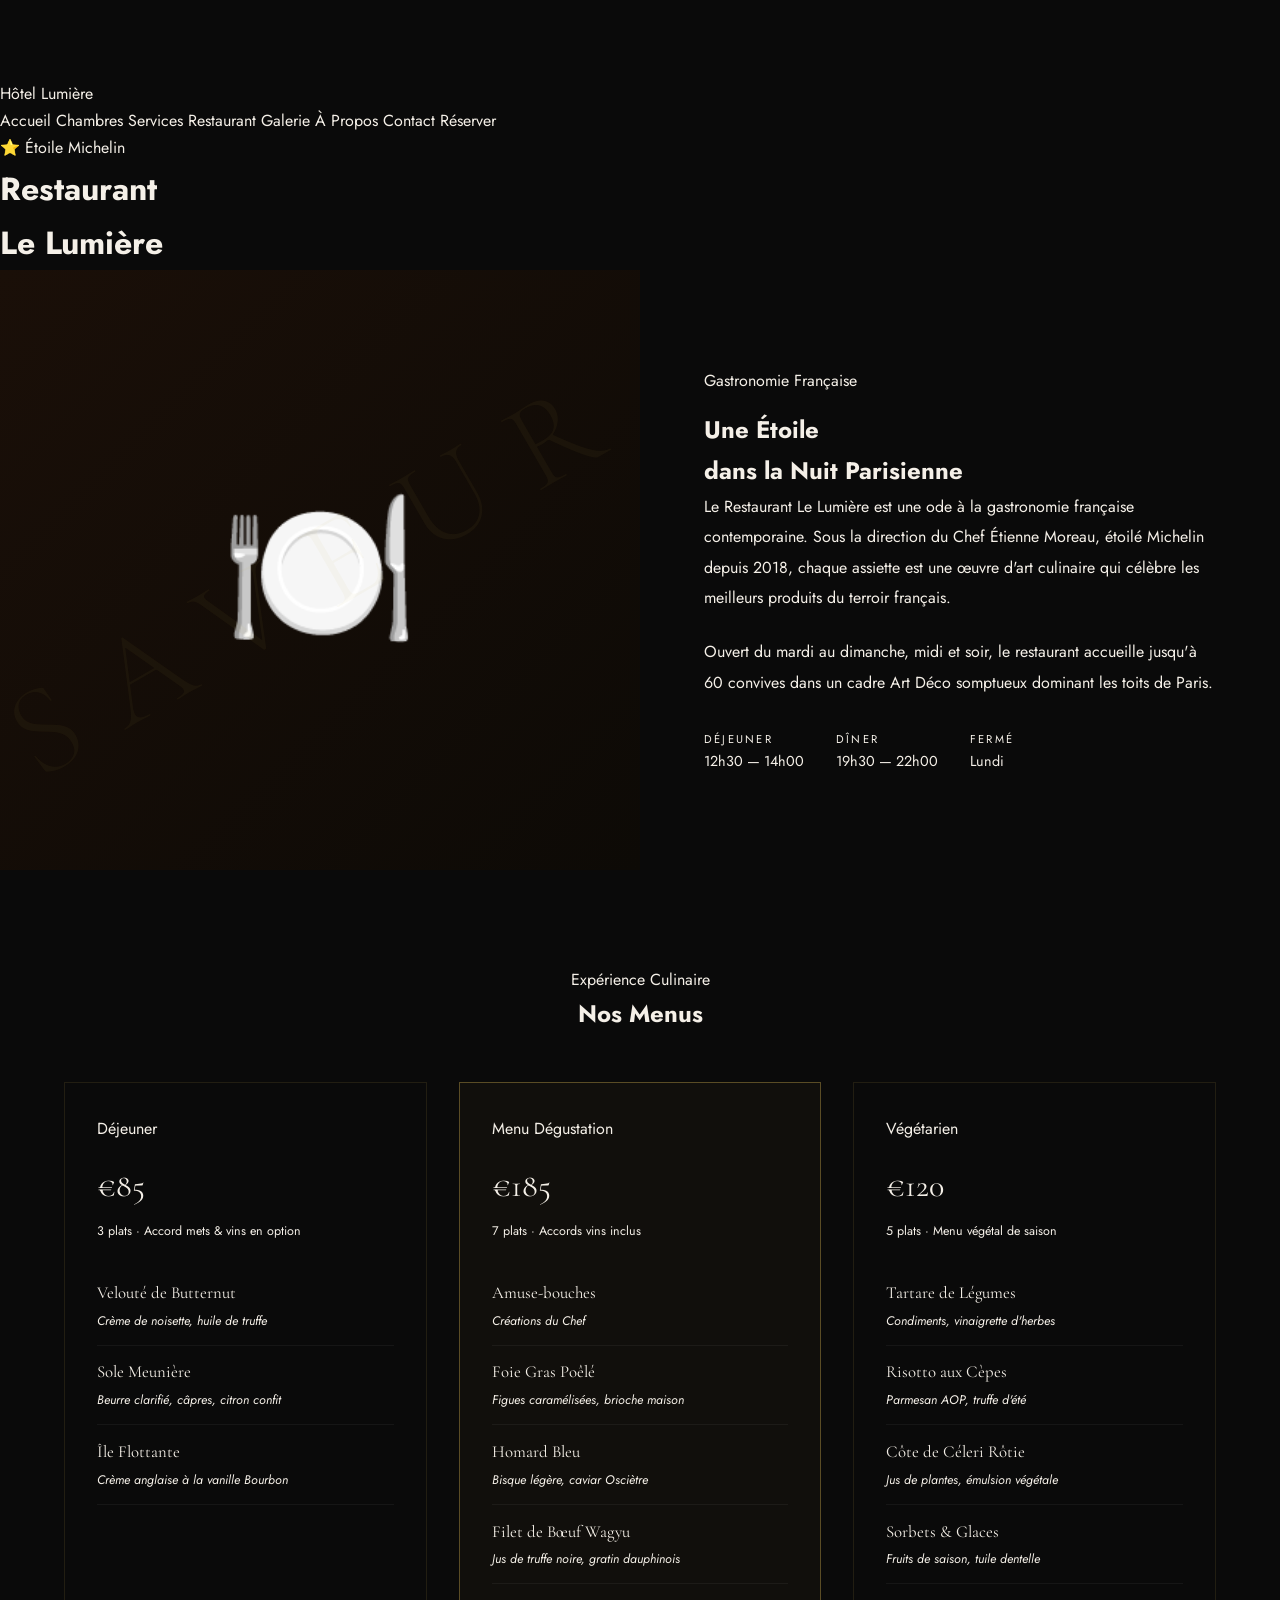
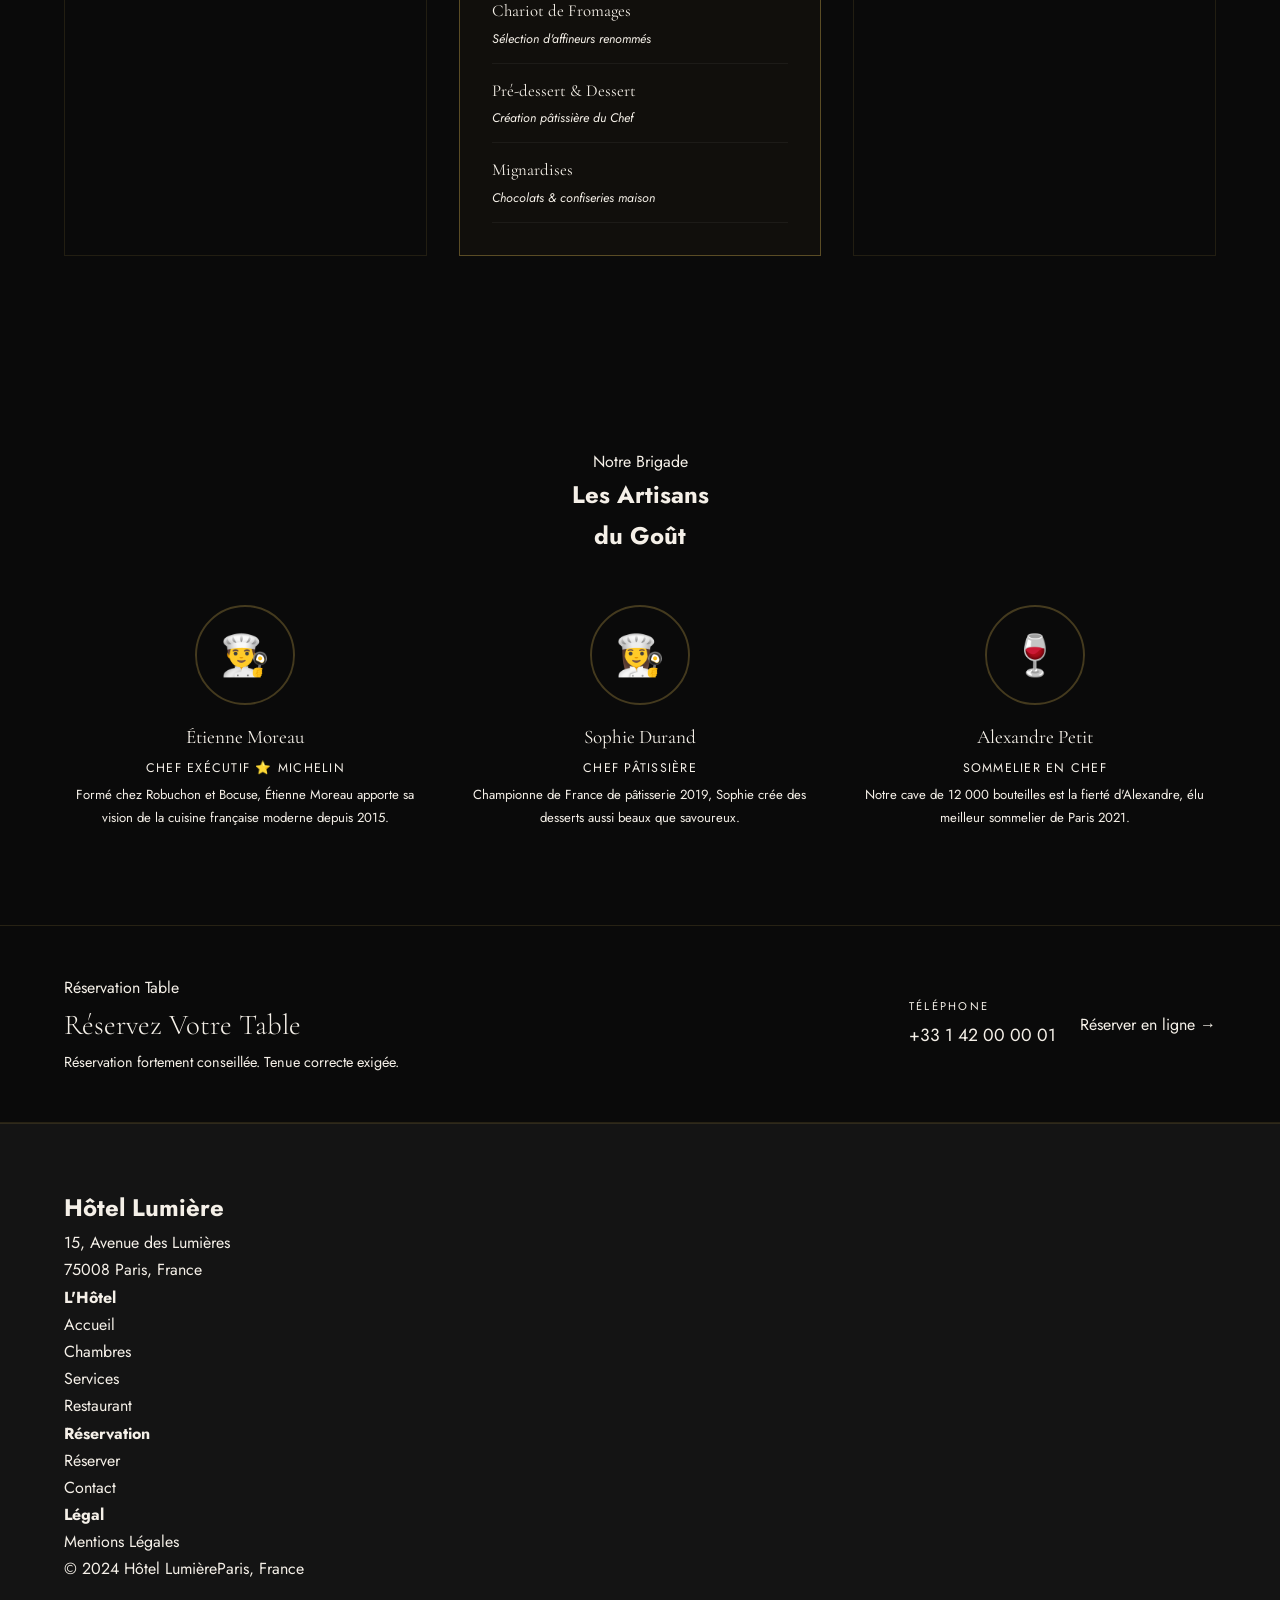
<file: pages/restaurant.html>
<!DOCTYPE html>
<html lang="fr">
<head>
  <meta charset="UTF-8"/><meta name="viewport" content="width=device-width, initial-scale=1.0"/>
  <title>Restaurant — Hôtel Lumière</title>
  <link rel="stylesheet" href="../css/style.css"/>
  <style>
    body { padding-top: 80px; }
    .restaurant-intro { display: grid; grid-template-columns: 1fr 1fr; min-height: 600px; }
    .resto-visual {
      background: linear-gradient(135deg, #1a0f08, #0d0a06);
      position: relative; overflow: hidden;
      display: flex; align-items: center; justify-content: center;
      font-size: 10rem;
    }
    .resto-visual::before {
      content: 'SAVEUR';
      position: absolute; font-family: 'Cormorant Garamond', serif;
      font-size: 8rem; font-weight: 300; letter-spacing: 0.3em;
      color: rgba(201,168,76,0.05); white-space: nowrap;
      transform: rotate(-30deg);
    }
    .resto-text { padding: 5rem 4rem; display: flex; flex-direction: column; justify-content: center; background: var(--charbon); }
    .menu-grid { display: grid; grid-template-columns: repeat(3,1fr); gap: 2rem; margin-top: 3rem; }
    .menu-card { border: 1px solid rgba(201,168,76,0.12); padding: 2rem; transition: var(--transition); }
    .menu-card:hover { border-color: var(--gold); background: rgba(201,168,76,0.04); }
    .menu-price { font-family: 'Cormorant Garamond', serif; font-size: 2rem; color: var(--gold); margin: 1rem 0 0.5rem; }
    .menu-includes { font-size: 0.78rem; color: var(--gris-clair); }
    .menu-items { margin-top: 1.5rem; }
    .menu-item { padding: 0.8rem 0; border-bottom: 1px solid rgba(255,255,255,0.05); }
    .menu-item-name { font-family: 'Cormorant Garamond', serif; font-size: 1.05rem; }
    .menu-item-desc { font-size: 0.78rem; color: var(--gris-clair); margin-top: 0.2rem; font-style: italic; }
    .chefs-grid { display: grid; grid-template-columns: repeat(3,1fr); gap: 2rem; margin-top: 3rem; }
    .chef-card { text-align: center; }
    .chef-avatar { width: 100px; height: 100px; border-radius: 50%; background: var(--gris-moyen); border: 2px solid rgba(201,168,76,0.3); margin: 0 auto 1rem; display: flex; align-items: center; justify-content: center; font-size: 2.5rem; }
    .chef-name { font-family: 'Cormorant Garamond', serif; font-size: 1.2rem; font-weight: 400; }
    .chef-role { font-size: 0.78rem; color: var(--gold); margin: 0.3rem 0; letter-spacing: 0.1em; text-transform: uppercase; }
    .chef-bio { font-size: 0.82rem; color: var(--gris-clair); line-height: 1.7; }
    .reservation-strip { background: var(--gris-fonce); border-top: 1px solid rgba(201,168,76,0.15); border-bottom: 1px solid rgba(201,168,76,0.15); padding: 3rem 4rem; display: flex; align-items: center; justify-content: space-between; gap: 2rem; flex-wrap: wrap; }
    @media (max-width: 900px) {
      .restaurant-intro { grid-template-columns: 1fr; }
      .menu-grid, .chefs-grid { grid-template-columns: 1fr; }
      .resto-text { padding: 3rem 1.5rem; }
    }
  </style>
</head>
<body>
<nav class="navbar scrolled">
  <a href="../index.html" class="nav-logo">Hôtel <span>Lumière</span></a>
  <div class="nav-links">
    <a href="../index.html">Accueil</a>
    <a href="chambres.html">Chambres</a>
    <a href="services.html">Services</a>
    <a href="restaurant.html" class="active">Restaurant</a>
    <a href="galerie.html">Galerie</a>
    <a href="apropos.html">À Propos</a>
    <a href="contact.html">Contact</a>
    <a href="reservation.html" class="nav-cta">Réserver</a>
  </div>
  <div class="hamburger"><span></span><span></span><span></span></div>
</nav>

<div class="page-hero">
  <div class="page-hero-img" style="background:linear-gradient(135deg,#1a0f00,#0a0a0a);"></div>
  <div class="page-hero-content animate-up">
    <div class="page-hero-label">⭐ Étoile Michelin</div>
    <h1>Restaurant<br>Le Lumière</h1>
  </div>
</div>

<!-- INTRO -->
<div class="restaurant-intro">
  <div class="resto-visual">🍽️</div>
  <div class="resto-text">
    <div class="tag" style="margin-bottom:1rem;">Gastronomie Française</div>
    <h2 class="section-title">Une Étoile<br>dans la Nuit Parisienne</h2>
    <div class="divider"></div>
    <p style="color:var(--gris-clair);line-height:1.9;margin-bottom:1.5rem;">Le Restaurant Le Lumière est une ode à la gastronomie française contemporaine. Sous la direction du Chef Étienne Moreau, étoilé Michelin depuis 2018, chaque assiette est une œuvre d'art culinaire qui célèbre les meilleurs produits du terroir français.</p>
    <p style="color:var(--gris-clair);line-height:1.9;margin-bottom:2rem;">Ouvert du mardi au dimanche, midi et soir, le restaurant accueille jusqu'à 60 convives dans un cadre Art Déco somptueux dominant les toits de Paris.</p>
    <div style="display:flex;gap:2rem;flex-wrap:wrap;">
      <div><div style="color:var(--gold);font-size:0.7rem;letter-spacing:0.2em;text-transform:uppercase;">Déjeuner</div><div style="font-size:0.9rem;">12h30 — 14h00</div></div>
      <div><div style="color:var(--gold);font-size:0.7rem;letter-spacing:0.2em;text-transform:uppercase;">Dîner</div><div style="font-size:0.9rem;">19h30 — 22h00</div></div>
      <div><div style="color:var(--gold);font-size:0.7rem;letter-spacing:0.2em;text-transform:uppercase;">Fermé</div><div style="font-size:0.9rem;">Lundi</div></div>
    </div>
  </div>
</div>

<!-- MENUS -->
<section class="section" style="background:var(--charbon);">
  <div style="text-align:center;max-width:600px;margin:0 auto;">
    <div class="section-label">Expérience Culinaire</div>
    <h2 class="section-title">Nos Menus</h2>
    <div class="divider" style="margin:1.5rem auto;"></div>
  </div>
  <div class="menu-grid">
    <div class="menu-card">
      <div class="tag">Déjeuner</div>
      <div class="menu-price">€85</div>
      <div class="menu-includes">3 plats · Accord mets & vins en option</div>
      <div class="menu-items">
        <div class="menu-item"><div class="menu-item-name">Velouté de Butternut</div><div class="menu-item-desc">Crème de noisette, huile de truffe</div></div>
        <div class="menu-item"><div class="menu-item-name">Sole Meunière</div><div class="menu-item-desc">Beurre clarifié, câpres, citron confit</div></div>
        <div class="menu-item"><div class="menu-item-name">Île Flottante</div><div class="menu-item-desc">Crème anglaise à la vanille Bourbon</div></div>
      </div>
    </div>
    <div class="menu-card" style="border-color:rgba(201,168,76,0.4);background:rgba(201,168,76,0.03);">
      <div class="tag" style="border-color:var(--gold);color:var(--gold);">Menu Dégustation</div>
      <div class="menu-price">€185</div>
      <div class="menu-includes">7 plats · Accords vins inclus</div>
      <div class="menu-items">
        <div class="menu-item"><div class="menu-item-name">Amuse-bouches</div><div class="menu-item-desc">Créations du Chef</div></div>
        <div class="menu-item"><div class="menu-item-name">Foie Gras Poêlé</div><div class="menu-item-desc">Figues caramélisées, brioche maison</div></div>
        <div class="menu-item"><div class="menu-item-name">Homard Bleu</div><div class="menu-item-desc">Bisque légère, caviar Osciètre</div></div>
        <div class="menu-item"><div class="menu-item-name">Filet de Bœuf Wagyu</div><div class="menu-item-desc">Jus de truffe noire, gratin dauphinois</div></div>
        <div class="menu-item"><div class="menu-item-name">Chariot de Fromages</div><div class="menu-item-desc">Sélection d'affineurs renommés</div></div>
        <div class="menu-item"><div class="menu-item-name">Pré-dessert & Dessert</div><div class="menu-item-desc">Création pâtissière du Chef</div></div>
        <div class="menu-item"><div class="menu-item-name">Mignardises</div><div class="menu-item-desc">Chocolats & confiseries maison</div></div>
      </div>
    </div>
    <div class="menu-card">
      <div class="tag">Végétarien</div>
      <div class="menu-price">€120</div>
      <div class="menu-includes">5 plats · Menu végétal de saison</div>
      <div class="menu-items">
        <div class="menu-item"><div class="menu-item-name">Tartare de Légumes</div><div class="menu-item-desc">Condiments, vinaigrette d'herbes</div></div>
        <div class="menu-item"><div class="menu-item-name">Risotto aux Cèpes</div><div class="menu-item-desc">Parmesan AOP, truffe d'été</div></div>
        <div class="menu-item"><div class="menu-item-name">Côte de Céleri Rôtie</div><div class="menu-item-desc">Jus de plantes, émulsion végétale</div></div>
        <div class="menu-item"><div class="menu-item-name">Sorbets & Glaces</div><div class="menu-item-desc">Fruits de saison, tuile dentelle</div></div>
      </div>
    </div>
  </div>
</section>

<!-- CHEFS -->
<section class="section">
  <div style="text-align:center;max-width:600px;margin:0 auto;">
    <div class="section-label">Notre Brigade</div>
    <h2 class="section-title">Les Artisans<br>du Goût</h2>
    <div class="divider" style="margin:1.5rem auto;"></div>
  </div>
  <div class="chefs-grid">
    <div class="chef-card">
      <div class="chef-avatar">👨‍🍳</div>
      <div class="chef-name">Étienne Moreau</div>
      <div class="chef-role">Chef Exécutif ⭐ Michelin</div>
      <p class="chef-bio">Formé chez Robuchon et Bocuse, Étienne Moreau apporte sa vision de la cuisine française moderne depuis 2015.</p>
    </div>
    <div class="chef-card">
      <div class="chef-avatar">👩‍🍳</div>
      <div class="chef-name">Sophie Durand</div>
      <div class="chef-role">Chef Pâtissière</div>
      <p class="chef-bio">Championne de France de pâtisserie 2019, Sophie crée des desserts aussi beaux que savoureux.</p>
    </div>
    <div class="chef-card">
      <div class="chef-avatar">🍷</div>
      <div class="chef-name">Alexandre Petit</div>
      <div class="chef-role">Sommelier en Chef</div>
      <p class="chef-bio">Notre cave de 12 000 bouteilles est la fierté d'Alexandre, élu meilleur sommelier de Paris 2021.</p>
    </div>
  </div>
</section>

<!-- RESERVATION STRIP -->
<div class="reservation-strip">
  <div>
    <div class="section-label">Réservation Table</div>
    <h3 style="font-family:'Cormorant Garamond',serif;font-size:1.8rem;font-weight:300;">Réservez Votre Table</h3>
    <p style="color:var(--gris-clair);font-size:0.9rem;">Réservation fortement conseillée. Tenue correcte exigée.</p>
  </div>
  <div style="display:flex;gap:1.5rem;flex-wrap:wrap;align-items:center;">
    <div>
      <div style="font-size:0.7rem;color:var(--gold);letter-spacing:0.2em;text-transform:uppercase;margin-bottom:0.3rem;">Téléphone</div>
      <div style="font-size:1.1rem;">+33 1 42 00 00 01</div>
    </div>
    <a href="contact.html" class="btn btn-outline">Réserver en ligne →</a>
  </div>
</div>

<footer>
  <div class="footer-grid">
    <div class="footer-brand"><h2>Hôtel Lumière</h2><p>15, Avenue des Lumières<br>75008 Paris, France</p></div>
    <div class="footer-col"><h4>L'Hôtel</h4><ul><li><a href="../index.html">Accueil</a></li><li><a href="chambres.html">Chambres</a></li><li><a href="services.html">Services</a></li><li><a href="restaurant.html">Restaurant</a></li></ul></div>
    <div class="footer-col"><h4>Réservation</h4><ul><li><a href="reservation.html">Réserver</a></li><li><a href="contact.html">Contact</a></li></ul></div>
    <div class="footer-col"><h4>Légal</h4><ul><li><a href="#">Mentions Légales</a></li></ul></div>
  </div>
  <div class="footer-bottom"><span>© 2024 Hôtel Lumière</span><span>Paris, France</span></div>
</footer>
</body>
</html>
</file>
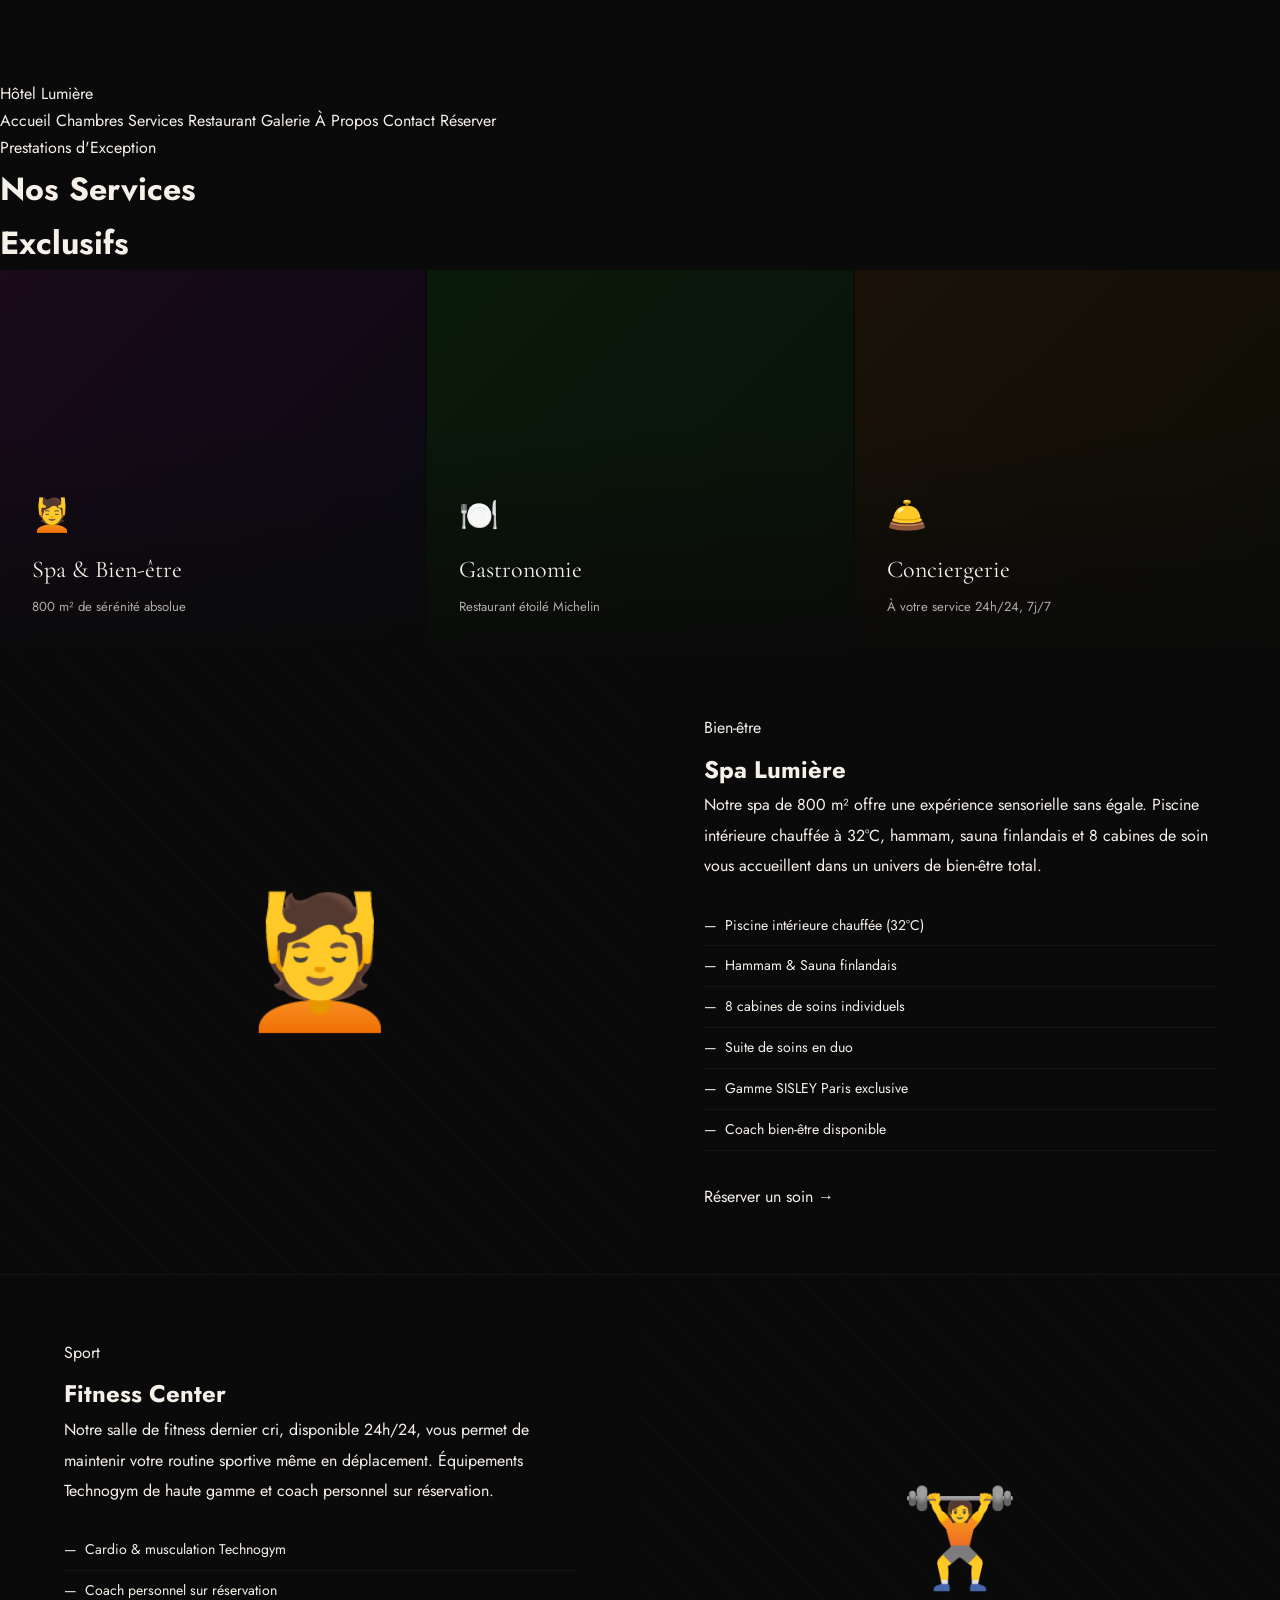
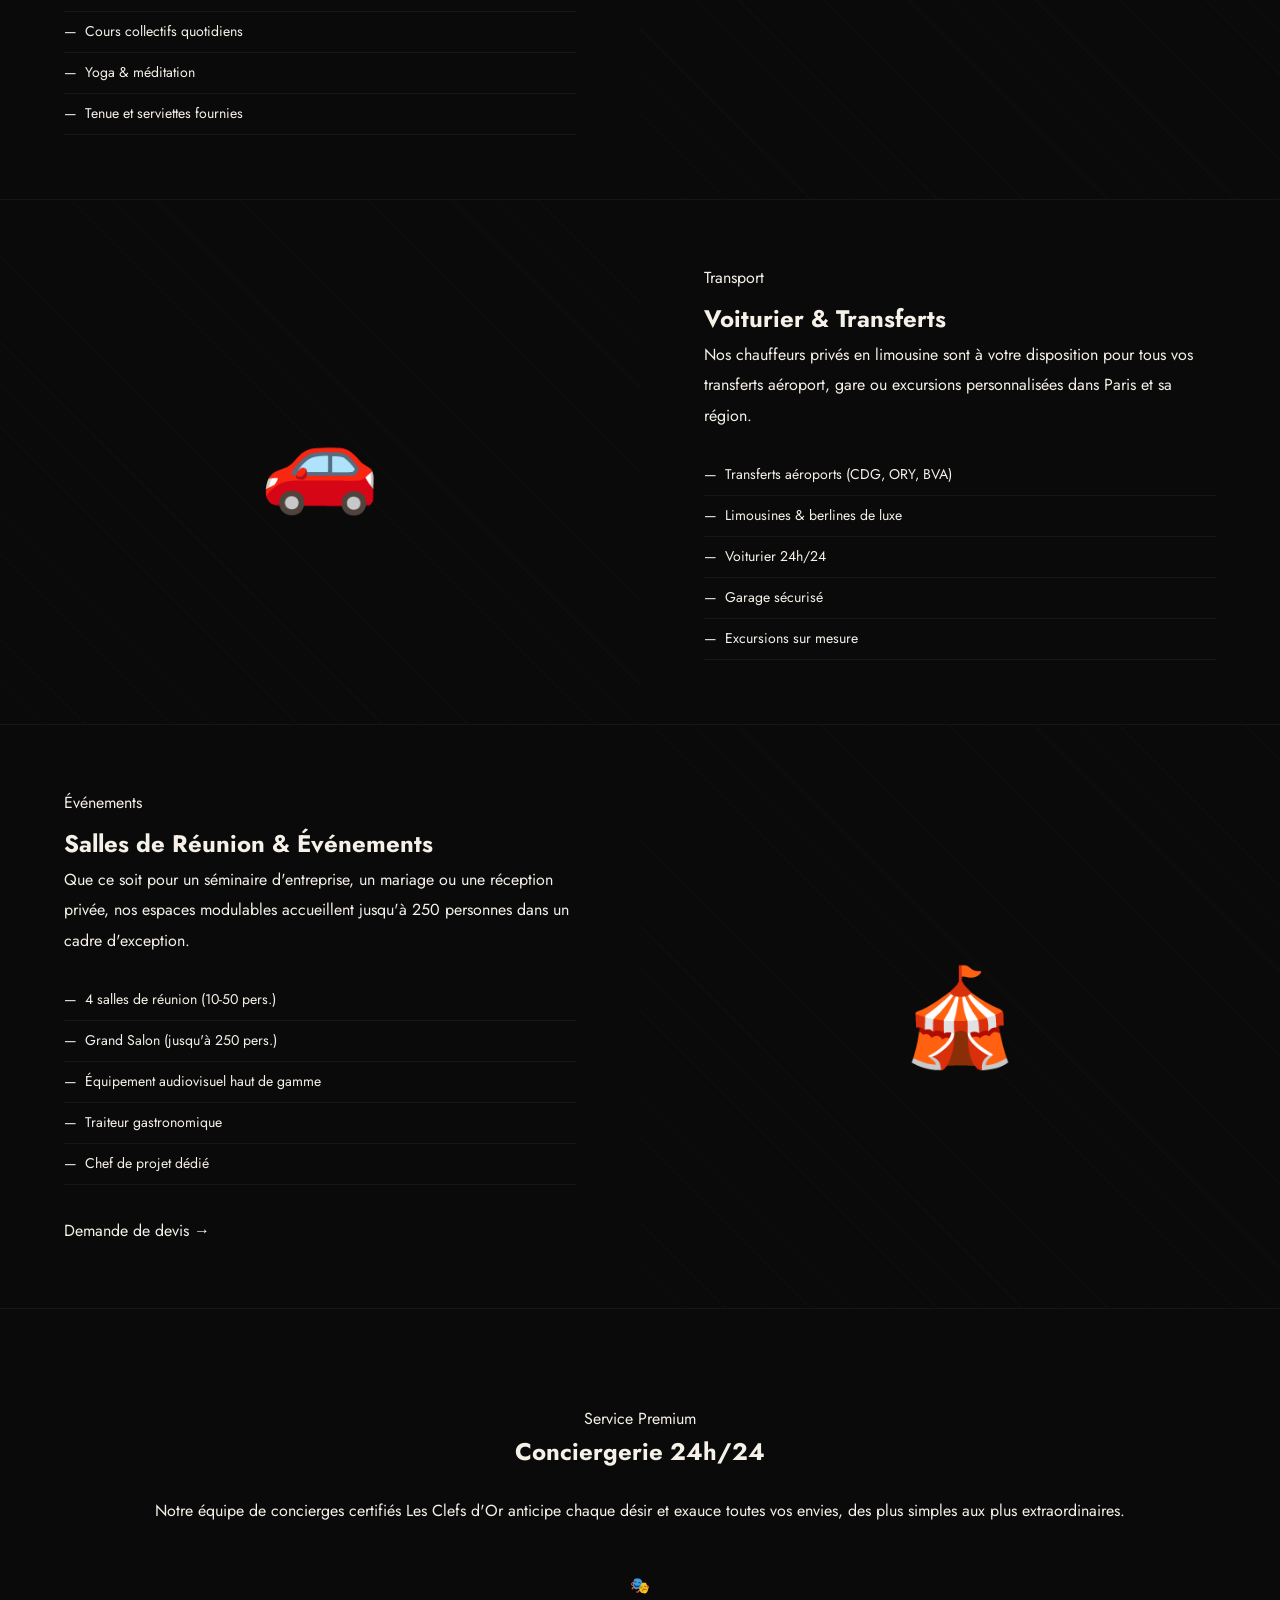
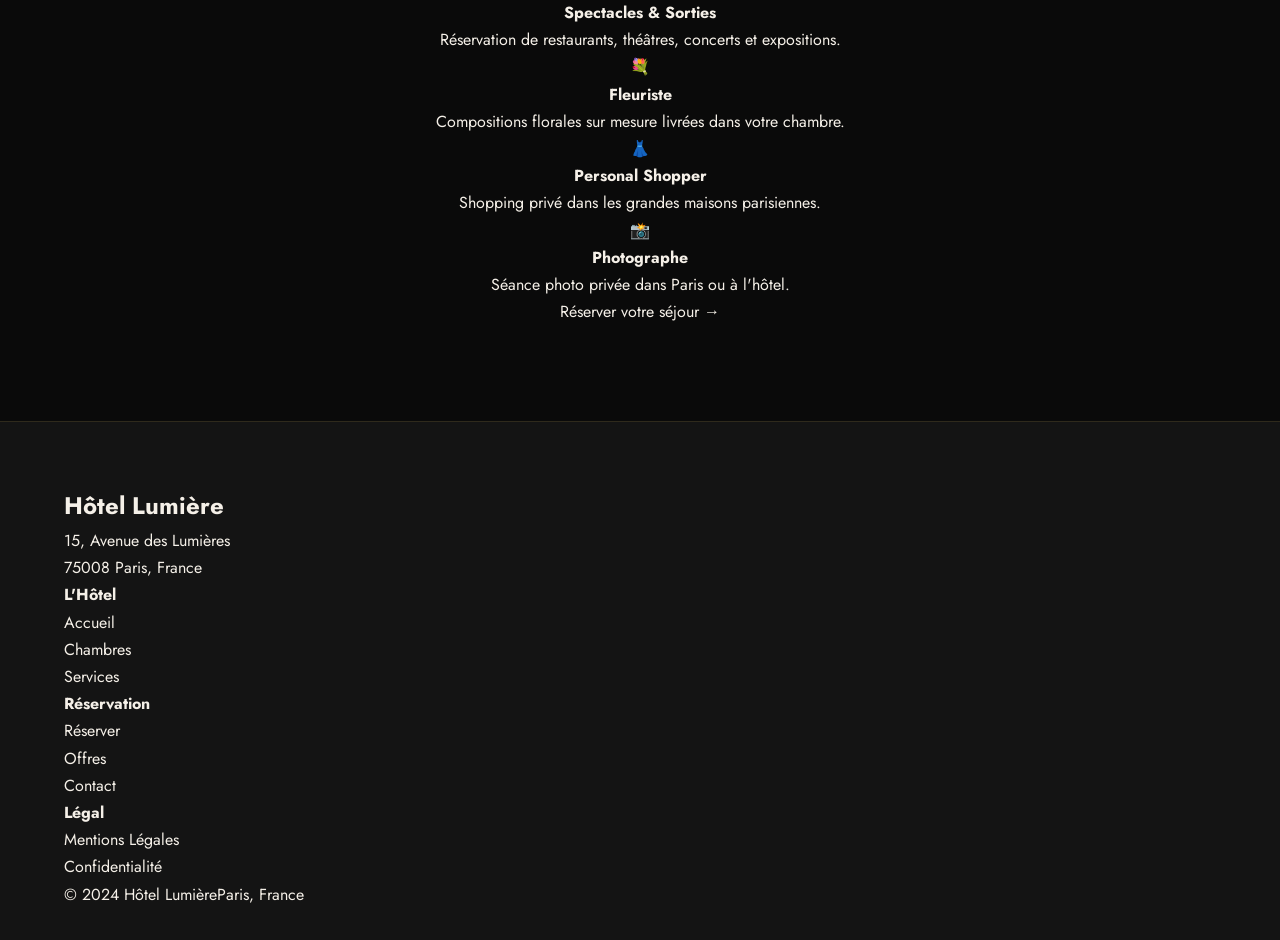
<file: pages/services.html>
<!DOCTYPE html>
<html lang="fr">
<head>
  <meta charset="UTF-8"/><meta name="viewport" content="width=device-width, initial-scale=1.0"/>
  <title>Services — Hôtel Lumière</title>
  <link rel="stylesheet" href="../css/style.css"/>
  <style>
    body { padding-top: 80px; }
    .services-hero-grid {
      display: grid; grid-template-columns: repeat(3, 1fr);
      gap: 2px; background: var(--charbon);
    }
    .service-hero-card {
      min-height: 380px; position: relative; overflow: hidden;
      display: flex; align-items: flex-end; padding: 2rem;
      background: var(--gris-moyen); cursor: pointer;
    }
    .service-hero-card::before {
      content: ''; position: absolute; inset: 0;
      background: linear-gradient(to top, rgba(10,10,10,0.9) 0%, transparent 60%);
      z-index: 1;
    }
    .service-hero-bg {
      position: absolute; inset: 0;
      background-size: cover; background-position: center;
      transition: transform 0.6s ease;
    }
    .service-hero-card:hover .service-hero-bg { transform: scale(1.08); }
    .service-hero-content { position: relative; z-index: 2; }
    .service-hero-icon { font-size: 2rem; margin-bottom: 0.5rem; }
    .service-hero-content h3 { font-family: 'Cormorant Garamond', serif; font-size: 1.5rem; font-weight: 400; margin-bottom: 0.3rem; }
    .service-hero-content p { font-size: 0.82rem; color: rgba(245,240,232,0.7); }
    .service-detail {
      display: grid; grid-template-columns: 1fr 1fr;
      gap: 0; border-bottom: 1px solid rgba(201,168,76,0.08);
    }
    .service-detail:nth-child(even) > .service-text { order: 2; }
    .service-detail:nth-child(even) > .service-visual { order: 1; }
    .service-text { padding: 4rem; display: flex; flex-direction: column; justify-content: center; }
    .service-visual {
      background: var(--gris-fonce); min-height: 400px;
      display: flex; align-items: center; justify-content: center;
      font-size: 6rem; position: relative; overflow: hidden;
    }
    .service-visual::before {
      content: ''; position: absolute; inset: 0;
      background-image: repeating-linear-gradient(45deg, rgba(201,168,76,0.02) 0px, rgba(201,168,76,0.02) 1px, transparent 1px, transparent 30px);
    }
    .service-tag { margin-bottom: 0.5rem; }
    .service-list { margin-top: 1.5rem; }
    .service-list li { padding: 0.5rem 0; border-bottom: 1px solid rgba(255,255,255,0.05); font-size: 0.88rem; color: var(--gris-clair); display: flex; gap: 0.5rem; }
    .service-list li::before { content: '—'; color: var(--gold); flex-shrink: 0; }
    @media (max-width: 900px) {
      .services-hero-grid { grid-template-columns: 1fr; }
      .service-detail { grid-template-columns: 1fr; }
      .service-detail:nth-child(even) > .service-text { order: 1; }
      .service-detail:nth-child(even) > .service-visual { order: 2; }
      .service-text { padding: 2.5rem 1.5rem; }
    }
  </style>
</head>
<body>
<nav class="navbar scrolled">
  <a href="../index.html" class="nav-logo">Hôtel <span>Lumière</span></a>
  <div class="nav-links">
    <a href="../index.html">Accueil</a>
    <a href="chambres.html">Chambres</a>
    <a href="services.html" class="active">Services</a>
    <a href="restaurant.html">Restaurant</a>
    <a href="galerie.html">Galerie</a>
    <a href="apropos.html">À Propos</a>
    <a href="contact.html">Contact</a>
    <a href="reservation.html" class="nav-cta">Réserver</a>
  </div>
  <div class="hamburger"><span></span><span></span><span></span></div>
</nav>

<div class="page-hero">
  <div class="page-hero-img" style="background:linear-gradient(135deg,#080f1a,#0a0a0a);"></div>
  <div class="page-hero-content animate-up">
    <div class="page-hero-label">Prestations d'Exception</div>
    <h1>Nos Services<br>Exclusifs</h1>
  </div>
</div>

<!-- SERVICE CARDS -->
<div class="services-hero-grid">
  <div class="service-hero-card">
    <div class="service-hero-bg" style="background:linear-gradient(135deg,#1a0a1a,#0a0a12);"></div>
    <div class="service-hero-content">
      <div class="service-hero-icon">💆</div>
      <h3>Spa & Bien-être</h3>
      <p>800 m² de sérénité absolue</p>
    </div>
  </div>
  <div class="service-hero-card">
    <div class="service-hero-bg" style="background:linear-gradient(135deg,#0a1a0a,#0a120a);"></div>
    <div class="service-hero-content">
      <div class="service-hero-icon">🍽️</div>
      <h3>Gastronomie</h3>
      <p>Restaurant étoilé Michelin</p>
    </div>
  </div>
  <div class="service-hero-card">
    <div class="service-hero-bg" style="background:linear-gradient(135deg,#1a1208,#0d0d06);"></div>
    <div class="service-hero-content">
      <div class="service-hero-icon">🛎️</div>
      <h3>Conciergerie</h3>
      <p>À votre service 24h/24, 7j/7</p>
    </div>
  </div>
</div>

<!-- SERVICES DETAIL -->
<div class="service-detail">
  <div class="service-text">
    <div class="tag service-tag">Bien-être</div>
    <h2 class="section-title">Spa Lumière</h2>
    <div class="divider"></div>
    <p style="color:var(--gris-clair);line-height:1.9;">Notre spa de 800 m² offre une expérience sensorielle sans égale. Piscine intérieure chauffée à 32°C, hammam, sauna finlandais et 8 cabines de soin vous accueillent dans un univers de bien-être total.</p>
    <ul class="service-list">
      <li>Piscine intérieure chauffée (32°C)</li>
      <li>Hammam & Sauna finlandais</li>
      <li>8 cabines de soins individuels</li>
      <li>Suite de soins en duo</li>
      <li>Gamme SISLEY Paris exclusive</li>
      <li>Coach bien-être disponible</li>
    </ul>
    <a href="reservation.html" class="btn btn-outline" style="align-self:flex-start;margin-top:2rem;">Réserver un soin →</a>
  </div>
  <div class="service-visual" style="font-size:8rem;">💆</div>
</div>

<div class="service-detail" style="background:var(--charbon);">
  <div class="service-text">
    <div class="tag service-tag">Sport</div>
    <h2 class="section-title">Fitness Center</h2>
    <div class="divider"></div>
    <p style="color:var(--gris-clair);line-height:1.9;">Notre salle de fitness dernier cri, disponible 24h/24, vous permet de maintenir votre routine sportive même en déplacement. Équipements Technogym de haute gamme et coach personnel sur réservation.</p>
    <ul class="service-list">
      <li>Cardio & musculation Technogym</li>
      <li>Coach personnel sur réservation</li>
      <li>Cours collectifs quotidiens</li>
      <li>Yoga & méditation</li>
      <li>Tenue et serviettes fournies</li>
    </ul>
  </div>
  <div class="service-visual">🏋️</div>
</div>

<div class="service-detail">
  <div class="service-text">
    <div class="tag service-tag">Transport</div>
    <h2 class="section-title">Voiturier & Transferts</h2>
    <div class="divider"></div>
    <p style="color:var(--gris-clair);line-height:1.9;">Nos chauffeurs privés en limousine sont à votre disposition pour tous vos transferts aéroport, gare ou excursions personnalisées dans Paris et sa région.</p>
    <ul class="service-list">
      <li>Transferts aéroports (CDG, ORY, BVA)</li>
      <li>Limousines & berlines de luxe</li>
      <li>Voiturier 24h/24</li>
      <li>Garage sécurisé</li>
      <li>Excursions sur mesure</li>
    </ul>
  </div>
  <div class="service-visual" style="background:var(--gris-moyen);">🚗</div>
</div>

<div class="service-detail" style="background:var(--charbon);">
  <div class="service-text">
    <div class="tag service-tag">Événements</div>
    <h2 class="section-title">Salles de Réunion & Événements</h2>
    <div class="divider"></div>
    <p style="color:var(--gris-clair);line-height:1.9;">Que ce soit pour un séminaire d'entreprise, un mariage ou une réception privée, nos espaces modulables accueillent jusqu'à 250 personnes dans un cadre d'exception.</p>
    <ul class="service-list">
      <li>4 salles de réunion (10-50 pers.)</li>
      <li>Grand Salon (jusqu'à 250 pers.)</li>
      <li>Équipement audiovisuel haut de gamme</li>
      <li>Traiteur gastronomique</li>
      <li>Chef de projet dédié</li>
    </ul>
    <a href="contact.html" class="btn btn-outline" style="align-self:flex-start;margin-top:2rem;">Demande de devis →</a>
  </div>
  <div class="service-visual">🎪</div>
</div>

<!-- CONCIERGERIE -->
<section class="section" style="text-align:center;">
  <div class="section-label">Service Premium</div>
  <h2 class="section-title">Conciergerie 24h/24</h2>
  <div class="divider" style="margin:1.5rem auto;"></div>
  <p class="section-subtitle" style="margin:0 auto 3rem;text-align:center;">Notre équipe de concierges certifiés Les Clefs d'Or anticipe chaque désir et exauce toutes vos envies, des plus simples aux plus extraordinaires.</p>
  <div class="amenities-grid" style="max-width:900px;margin:0 auto;">
    <div class="amenity-card"><div class="amenity-icon">🎭</div><h4>Spectacles & Sorties</h4><p>Réservation de restaurants, théâtres, concerts et expositions.</p></div>
    <div class="amenity-card"><div class="amenity-icon">💐</div><h4>Fleuriste</h4><p>Compositions florales sur mesure livrées dans votre chambre.</p></div>
    <div class="amenity-card"><div class="amenity-icon">👗</div><h4>Personal Shopper</h4><p>Shopping privé dans les grandes maisons parisiennes.</p></div>
    <div class="amenity-card"><div class="amenity-icon">📸</div><h4>Photographe</h4><p>Séance photo privée dans Paris ou à l'hôtel.</p></div>
  </div>
  <a href="reservation.html" class="btn btn-gold" style="margin-top:3rem;">Réserver votre séjour →</a>
</section>

<footer>
  <div class="footer-grid">
    <div class="footer-brand"><h2>Hôtel Lumière</h2><p>15, Avenue des Lumières<br>75008 Paris, France</p></div>
    <div class="footer-col"><h4>L'Hôtel</h4><ul><li><a href="../index.html">Accueil</a></li><li><a href="chambres.html">Chambres</a></li><li><a href="services.html">Services</a></li></ul></div>
    <div class="footer-col"><h4>Réservation</h4><ul><li><a href="reservation.html">Réserver</a></li><li><a href="offres.html">Offres</a></li><li><a href="contact.html">Contact</a></li></ul></div>
    <div class="footer-col"><h4>Légal</h4><ul><li><a href="#">Mentions Légales</a></li><li><a href="#">Confidentialité</a></li></ul></div>
  </div>
  <div class="footer-bottom"><span>© 2024 Hôtel Lumière</span><span>Paris, France</span></div>
</footer>
</body>
</html>
</file>
<file: css/style.css>
/* ============================================
   HÔTEL KIASSY — Feuille de style principale
   Écrit en français, simplifié pour débutant
   ============================================ */

/* Importation des polices Google Fonts */
@import url('https://fonts.googleapis.com/css2?family=Cormorant+Garamond:ital,wght@0,300;0,400;1,300&family=Jost:wght@300;400;500&display=swap');

/* ── Variables de couleurs (réutilisables partout) ── */
:root {
  --couleur-or:       #C9A84C; /* Couleur principale dorée */
  --couleur-or-clair: #E8C97A; /* Or plus clair (survol) */
  --couleur-or-fonce: #9A7A2E; /* Or plus foncé */
  --couleur-noir:     #0A0A0A; /* Fond très noir */
  --couleur-gris:     #141414; /* Gris très foncé */
  --couleur-gris2:    #1E1E1E; /* Gris un peu plus clair */
  --couleur-gris3:    #2A2A2A; /* Gris moyen */
  --couleur-texte:    #888;    /* Texte secondaire gris */
  --couleur-blanc:    #F5F0E8; /* Blanc cassé */
  --transition:       0.35s ease; /* Durée des animations */
}

/* ── Réinitialisation de base ── */
*, *::before, *::after {
  box-sizing: border-box; /* La largeur inclut la bordure */
  margin: 0;
  padding: 0;
}

html {
  scroll-behavior: smooth; /* Défilement fluide */
  font-size: 16px;
}

body {
  font-family: 'Jost', sans-serif;
  background: var(--couleur-noir);
  color: var(--couleur-blanc);
  line-height: 1.7;
  overflow-x: hidden; /* Pas de défilement horizontal */
}

a { color: inherit; text-decoration: none; }
img { max-width: 100%; display: block; }
ul { list-style: none; }

/* ── Barre de défilement personnalisée ── */
::-webkit-scrollbar { width: 5px; }
::-webkit-scrollbar-track { background: var(--couleur-gris); }
::-webkit-scrollbar-thumb { background: var(--couleur-or); border-radius: 3px; }


/* ============================================
   BARRE DE NAVIGATION (en haut de page)
   ============================================ */

.barre-nav {
  position: fixed; /* Reste en haut même quand on défile */
  top: 0; left: 0; right: 0;
  z-index: 1000;
  display: flex;
  align-items: center;
  justify-content: space-between;
  padding: 1.2rem 4rem;
  background: rgba(10, 10, 10, 0.95);
  border-bottom: 1px solid rgba(201, 168, 76, 0.15);
  backdrop-filter: blur(10px); /* Flou de l'arrière-plan */
  transition: var(--transition);
}

/* La barre devient plus compacte quand on descend la page */
.barre-nav.defilé {
  padding: 0.9rem 4rem;
  background: rgba(10, 10, 10, 0.97);
}

/* Logo de l'hôtel */
.logo-hotel {
  font-family: 'Cormorant Garamond', serif;
  font-size: 1.6rem;
  font-weight: 300;
  letter-spacing: 0.2em;
  color: var(--couleur-or);
}
.logo-hotel span { color: var(--couleur-blanc); }

/* Liens de navigation */
.liens-nav {
  display: flex;
  gap: 2.5rem;
  align-items: center;
}

.liens-nav a {
  font-size: 0.78rem;
  font-weight: 500;
  letter-spacing: 0.15em;
  text-transform: uppercase;
  color: rgba(245, 240, 232, 0.75);
  transition: var(--transition);
  position: relative;
}

/* Trait doré sous le lien au survol */
.liens-nav a::after {
  content: '';
  position: absolute;
  bottom: -4px; left: 0;
  width: 0; height: 1px;
  background: var(--couleur-or);
  transition: var(--transition);
}
.liens-nav a:hover,
.liens-nav a.actif { color: var(--couleur-or); }
.liens-nav a:hover::after,
.liens-nav a.actif::after { width: 100%; }

/* Bouton "Réserver" dans la nav (fond doré) */
.lien-reserver {
  background: var(--couleur-or) !important;
  color: var(--couleur-noir) !important;
  padding: 0.6rem 1.5rem !important;
  font-weight: 500 !important;
  transition: var(--transition) !important;
}
.lien-reserver:hover { background: var(--couleur-or-clair) !important; }
.lien-reserver::after { display: none !important; }

/* Icône menu hamburger (mobile uniquement) */
.menu-hamburger {
  display: none;
  flex-direction: column;
  gap: 5px;
  cursor: pointer;
}
.menu-hamburger span {
  display: block;
  width: 25px; height: 1px;
  background: var(--couleur-blanc);
  transition: var(--transition);
}


/* ============================================
   SECTION PRINCIPALE (première vue / hero)
   ============================================ */

.section-principale {
  height: 100vh;
  min-height: 700px;
  position: relative;
  display: flex;
  align-items: center;
  justify-content: center;
  overflow: hidden;
}

/* Arrière-plan sombre dégradé */
.fond-principal {
  position: absolute;
  inset: 0;
  background: linear-gradient(135deg, #0a0a0a 0%, #1a1208 40%, #0a0a0a 100%);
}

/* Petites particules dorées animées */
.particules {
  position: absolute;
  inset: 0;
  overflow: hidden;
}
.particule {
  position: absolute;
  width: 1px;
  height: 80px;
  background: linear-gradient(to bottom, transparent, rgba(201, 168, 76, 0.4), transparent);
  animation: tomber linear infinite;
}
/* Position et vitesse de chaque particule */
.particule:nth-child(1) { left: 10%; animation-duration: 8s; }
.particule:nth-child(2) { left: 25%; animation-duration: 12s; animation-delay: 2s; }
.particule:nth-child(3) { left: 40%; animation-duration: 9s;  animation-delay: 4s; }
.particule:nth-child(4) { left: 60%; animation-duration: 11s; animation-delay: 1s; }
.particule:nth-child(5) { left: 75%; animation-duration: 7s;  animation-delay: 3s; }
.particule:nth-child(6) { left: 90%; animation-duration: 10s; animation-delay: 5s; }

/* Contenu centré par-dessus le fond */
.contenu-principal {
  position: relative;
  z-index: 2;
  text-align: center;
  padding: 0 1rem;
}

/* Petit texte décoratif au-dessus du titre */
.sous-titre-dessus {
  display: flex;
  align-items: center;
  justify-content: center;
  gap: 1.5rem;
  margin-bottom: 1.5rem;
}
.sous-titre-dessus span {
  font-size: 0.72rem;
  letter-spacing: 0.4em;
  text-transform: uppercase;
  color: var(--couleur-or);
}
.ligne-deco {
  width: 40px; height: 1px;
  background: var(--couleur-or);
  opacity: 0.5;
}

/* Grand titre */
.section-principale h1 {
  font-family: 'Cormorant Garamond', serif;
  font-size: clamp(3.5rem, 9vw, 8rem);
  font-weight: 300;
  line-height: 0.95;
  letter-spacing: -0.02em;
  margin-bottom: 1.5rem;
  animation: monterFadeIn 1.2s ease 0.3s both;
}
.section-principale h1 em {
  color: var(--couleur-or);
  font-style: italic;
}

/* Description sous le titre */
.description-hero {
  font-size: 1rem;
  color: rgba(245, 240, 232, 0.6);
  letter-spacing: 0.05em;
  max-width: 480px;
  margin: 0 auto 3rem;
  animation: monterFadeIn 1.2s ease 0.5s both;
}

/* Boutons d'action */
.boutons-hero {
  display: flex;
  gap: 1rem;
  justify-content: center;
  flex-wrap: wrap;
  animation: monterFadeIn 1.2s ease 0.7s both;
}


/* ============================================
   FORMULAIRE DE RECHERCHE DE CHAMBRE
   ============================================ */

.bloc-recherche {
  position: relative;
  z-index: 2;
  max-width: 900px;
  margin: -2rem auto 0;
  padding: 0 4rem;
}

/* Conteneur du formulaire en grille */
.formulaire-recherche {
  background: var(--couleur-gris2);
  border: 1px solid rgba(201, 168, 76, 0.2);
  display: grid;
  grid-template-columns: repeat(4, 1fr) auto;
  align-items: stretch;
}

/* Chaque champ de recherche */
.champ-recherche {
  padding: 1.2rem 1.5rem;
  border-right: 1px solid rgba(201, 168, 76, 0.1);
  cursor: pointer;
  transition: var(--transition);
}
.champ-recherche:hover { background: rgba(201, 168, 76, 0.05); }

/* Label au-dessus de l'input */
.champ-recherche label {
  display: block;
  font-size: 0.65rem;
  letter-spacing: 0.2em;
  text-transform: uppercase;
  color: var(--couleur-or);
  margin-bottom: 0.3rem;
}

/* Style des inputs et selects dans la recherche */
.champ-recherche input,
.champ-recherche select {
  background: transparent;
  border: none;
  color: var(--couleur-blanc);
  font-family: 'Jost', sans-serif;
  font-size: 0.9rem;
  width: 100%;
  outline: none;
  cursor: pointer;
}
.champ-recherche select option { background: var(--couleur-gris2); }

/* Bouton de recherche */
.bouton-rechercher {
  background: var(--couleur-or);
  border: none;
  cursor: pointer;
  padding: 0 2rem;
  color: var(--couleur-noir);
  font-size: 0.78rem;
  font-weight: 500;
  letter-spacing: 0.15em;
  text-transform: uppercase;
  transition: var(--transition);
  white-space: nowrap;
}
.bouton-rechercher:hover { background: var(--couleur-or-clair); }


/* ============================================
   STATISTIQUES (chiffres clés)
   ============================================ */

.ligne-stats {
  display: grid;
  grid-template-columns: repeat(4, 1fr);
  background: var(--couleur-gris2);
  border: 1px solid rgba(201, 168, 76, 0.1);
  margin-top: 4rem;
}

/* Chaque chiffre */
.element-stat {
  padding: 2rem;
  border-right: 1px solid rgba(201, 168, 76, 0.1);
  text-align: center;
}
.element-stat:last-child { border-right: none; }

.chiffre-stat {
  font-family: 'Cormorant Garamond', serif;
  font-size: 3rem;
  font-weight: 300;
  color: var(--couleur-or);
  line-height: 1;
}

.label-stat {
  font-size: 0.78rem;
  color: var(--couleur-texte);
  letter-spacing: 0.1em;
  margin-top: 0.3rem;
}


/* ============================================
   BOUTONS RÉUTILISABLES
   ============================================ */

.bouton {
  display: inline-flex;
  align-items: center;
  gap: 0.5rem;
  padding: 0.85rem 2rem;
  font-family: 'Jost', sans-serif;
  font-size: 0.78rem;
  font-weight: 500;
  letter-spacing: 0.15em;
  text-transform: uppercase;
  cursor: pointer;
  border: none;
  transition: var(--transition);
  text-decoration: none;
}

/* Bouton doré (principal) */
.bouton-or {
  background: var(--couleur-or);
  color: var(--couleur-noir);
}
.bouton-or:hover {
  background: var(--couleur-or-clair);
  transform: translateY(-2px);
  box-shadow: 0 8px 30px rgba(201, 168, 76, 0.3);
}

/* Bouton avec contour doré (secondaire) */
.bouton-contour {
  background: transparent;
  color: var(--couleur-or);
  border: 1px solid var(--couleur-or);
}
.bouton-contour:hover {
  background: var(--couleur-or);
  color: var(--couleur-noir);
}

/* Bouton sombre */
.bouton-sombre {
  background: var(--couleur-gris3);
  color: var(--couleur-blanc);
  border: 1px solid rgba(201, 168, 76, 0.2);
}
.bouton-sombre:hover {
  border-color: var(--couleur-or);
  color: var(--couleur-or);
}


/* ============================================
   SECTIONS DE CONTENU
   ============================================ */

.section { padding: 6rem 4rem; }
.section-petite { padding: 4rem 4rem; }

/* Petit label au-dessus d'un titre de section */
.label-section {
  font-size: 0.72rem;
  letter-spacing: 0.3em;
  text-transform: uppercase;
  color: var(--couleur-or);
  margin-bottom: 0.75rem;
}

/* Grand titre de section */
.titre-section {
  font-family: 'Cormorant Garamond', serif;
  font-size: clamp(2rem, 4vw, 3.5rem);
  font-weight: 300;
  line-height: 1.2;
  margin-bottom: 1rem;
}

/* Sous-titre de section */
.sous-titre-section {
  font-size: 1rem;
  color: var(--couleur-texte);
  max-width: 550px;
  line-height: 1.8;
}

/* Trait doré horizontal décoratif */
.separateur {
  width: 60px; height: 1px;
  background: var(--couleur-or);
  margin: 1.5rem 0;
}


/* ============================================
   CARTES DE CHAMBRES
   ============================================ */

/* Grille de chambres (3 colonnes) */
.grille-chambres {
  display: grid;
  grid-template-columns: repeat(auto-fill, minmax(320px, 1fr));
  gap: 2px;
  margin-top: 3rem;
}

/* Carte individuelle */
.carte-chambre {
  position: relative;
  overflow: hidden;
  background: var(--couleur-gris2);
  transition: var(--transition);
}
.carte-chambre:hover {
  transform: translateY(-4px);
  box-shadow: 0 20px 60px rgba(0, 0, 0, 0.5);
}

/* Image de la chambre */
.image-chambre {
  height: 260px;
  background: linear-gradient(135deg, var(--couleur-gris3), var(--couleur-gris));
  position: relative;
  overflow: hidden;
}
.fond-image-chambre {
  position: absolute;
  inset: 0;
  background-size: cover;
  background-position: center;
  transition: transform 0.6s ease;
  opacity: 0.7;
}
.carte-chambre:hover .fond-image-chambre { transform: scale(1.08); }

/* Badge (ex: "Populaire", "Suite") */
.badge-chambre {
  position: absolute;
  top: 1rem; right: 1rem;
  background: var(--couleur-or);
  color: var(--couleur-noir);
  font-size: 0.7rem;
  font-weight: 500;
  letter-spacing: 0.1em;
  text-transform: uppercase;
  padding: 0.3rem 0.8rem;
}

/* Corps de la carte (texte + prix) */
.corps-carte {
  padding: 1.8rem;
}
.corps-carte h3 {
  font-family: 'Cormorant Garamond', serif;
  font-size: 1.5rem;
  font-weight: 400;
  margin-bottom: 0.5rem;
}

/* Affichage du prix */
.prix-chambre {
  display: flex;
  align-items: baseline;
  gap: 0.4rem;
  margin: 1.2rem 0;
}
.prix-chambre .montant {
  font-family: 'Cormorant Garamond', serif;
  font-size: 2rem;
  color: var(--couleur-or);
  font-weight: 300;
}
.prix-chambre .par-nuit {
  font-size: 0.78rem;
  color: var(--couleur-texte);
}


/* ============================================
   FORMULAIRES (réservation, contact...)
   ============================================ */

.conteneur-formulaire {
  max-width: 700px;
  margin: 0 auto;
  background: var(--couleur-gris2);
  padding: 3rem;
  border: 1px solid rgba(201, 168, 76, 0.1);
}

/* Deux colonnes côte à côte */
.rangee-2 { display: grid; grid-template-columns: 1fr 1fr; gap: 1.5rem; }
/* Trois colonnes */
.rangee-3 { display: grid; grid-template-columns: 1fr 1fr 1fr; gap: 1.5rem; }

/* Un champ de formulaire */
.groupe-champ { margin-bottom: 1.5rem; }
.groupe-champ.large { grid-column: 1 / -1; } /* Prend toute la largeur */

.groupe-champ label {
  display: block;
  margin-bottom: 0.5rem;
  font-size: 0.75rem;
  letter-spacing: 0.12em;
  text-transform: uppercase;
  color: var(--couleur-or);
}

.groupe-champ input,
.groupe-champ select,
.groupe-champ textarea {
  width: 100%;
  padding: 0.85rem 1rem;
  background: var(--couleur-gris3);
  border: 1px solid rgba(201, 168, 76, 0.15);
  color: var(--couleur-blanc);
  font-family: 'Jost', sans-serif;
  font-size: 0.9rem;
  transition: var(--transition);
  outline: none;
  appearance: none;
}
/* Bordure dorée au focus */
.groupe-champ input:focus,
.groupe-champ select:focus,
.groupe-champ textarea:focus {
  border-color: var(--couleur-or);
  background: rgba(201, 168, 76, 0.05);
}
.groupe-champ input::placeholder,
.groupe-champ textarea::placeholder { color: var(--couleur-texte); }
.groupe-champ select option { background: var(--couleur-gris2); color: var(--couleur-blanc); }


/* ============================================
   AVIS CLIENTS
   ============================================ */

.grille-avis {
  display: grid;
  grid-template-columns: repeat(3, 1fr);
  gap: 1.5rem;
  margin-top: 3rem;
}

/* Carte d'avis */
.carte-avis {
  background: var(--couleur-gris2);
  padding: 2rem;
  border: 1px solid rgba(201, 168, 76, 0.08);
  transition: var(--transition);
}
.carte-avis:hover { border-color: rgba(201, 168, 76, 0.3); }

/* Étoiles */
.etoiles { color: var(--couleur-or); font-size: 0.9rem; margin-bottom: 1rem; }

/* Texte de l'avis */
.texte-avis {
  font-family: 'Cormorant Garamond', serif;
  font-size: 1.05rem;
  font-style: italic;
  line-height: 1.8;
  color: rgba(245, 240, 232, 0.85);
  margin-bottom: 1.5rem;
}


/* ============================================
   SECTION APPEL À L'ACTION (bande dorée)
   ============================================ */

.bande-action {
  background: linear-gradient(135deg, var(--couleur-or-fonce) 0%, var(--couleur-or) 50%, var(--couleur-or-fonce) 100%);
  padding: 4rem;
  text-align: center;
}

.bande-action h2 {
  font-family: 'Cormorant Garamond', serif;
  font-size: clamp(2rem, 4vw, 3rem);

  font-weight: 300;
  color: var(--couleur-noir);
  margin-bottom: 0.5rem;
}
.bande-action p {
  color: rgba(10, 10, 10, 0.7);
  margin-bottom: 2rem;
}

/* Bouton sur fond doré (couleurs inversées) */
.bouton-sur-or {
  background: var(--couleur-noir) !important;
  color: var(--couleur-or) !important;
}
.bouton-sur-or:hover { background: var(--couleur-gris) !important; }


/* ============================================
   PIED DE PAGE (footer)
   ============================================ */

footer {
  background: var(--couleur-gris);
  border-top: 1px solid rgba(201, 168, 76, 0.15);
  padding: 4rem 4rem 2rem;
}

/* 4 colonnes dans le footer */
.grille-footer {
  display: grid;
  grid-template-columns: 2fr 1fr 1fr 1fr;
  gap: 3rem;
  margin-bottom: 3rem;
}

/* Bloc marque / description */
.marque-footer h2 {
  font-family: 'Cormorant Garamond', serif;
  font-size: 1.8rem;
  font-weight: 300;
  color: var(--couleur-or);
  margin-bottom: 1rem;
}
.marque-footer p { font-size: 0.9rem; color: var(--couleur-texte); line-height: 1.8; }

/* Colonnes de liens dans le footer */
.colonne-footer h4 {
  font-size: 0.72rem;
  letter-spacing: 0.25em;
  text-transform: uppercase;
  color: var(--couleur-or);
  margin-bottom: 1.2rem;
}
.colonne-footer ul li { margin-bottom: 0.6rem; }
.colonne-footer ul li a {
  font-size: 0.88rem;
  color: var(--couleur-texte);
  transition: var(--transition);
}
.colonne-footer ul li a:hover { color: var(--couleur-or); padding-left: 4px; }

/* Barre tout en bas du footer */
.bas-footer {
  padding-top: 2rem;
  border-top: 1px solid rgba(255, 255, 255, 0.05);
  display: flex;
  justify-content: space-between;
  align-items: center;
  font-size: 0.78rem;
  color: rgba(136, 136, 136, 0.6);
}


/* ============================================
   ANIMATIONS
   ============================================ */

/* Montée avec fondu */
@keyframes monterFadeIn {
  from { opacity: 0; transform: translateY(30px); }
  to   { opacity: 1; transform: translateY(0); }
}

/* Simple fondu */
@keyframes fondu {
  from { opacity: 0; }
  to   { opacity: 1; }
}

/* Chute des particules */
@keyframes tomber {
  from { transform: translateY(-100px); opacity: 0; }
  to   { transform: translateY(100vh); opacity: 1; }
}

/* Classes d'animation réutilisables */
.animer      { animation: monterFadeIn 0.8s ease both; }
.animer-2    { animation: monterFadeIn 0.8s ease 0.2s both; }
.animer-3    { animation: monterFadeIn 0.8s ease 0.4s both; }


/* ============================================
   RESPONSIVE — ADAPTATION MOBILE
   ============================================ */

/* Tablette (moins de 1024px) */
@media (max-width: 1024px) {
  .barre-nav { padding: 1.2rem 2rem; }
  .section, .section-petite { padding: 5rem 2rem; }
  .grille-footer { grid-template-columns: 1fr 1fr; }
}

/* Formulaire de recherche sur tablette */
@media (max-width: 900px) {
  .formulaire-recherche { grid-template-columns: 1fr 1fr; }
  .bouton-rechercher { grid-column: span 2; }
  .ligne-stats { grid-template-columns: repeat(2, 1fr); }
  .bloc-recherche { padding: 0 1.5rem; }
}

/* Mobile (moins de 768px) */
@media (max-width: 768px) {
  .barre-nav { padding: 1rem 1.5rem; }
  /* On cache les liens et on affiche le hamburger */
  .liens-nav { display: none; }
  .menu-hamburger { display: flex; }
  .section, .section-petite { padding: 4rem 1.5rem; }
  .rangee-2, .rangee-3 { grid-template-columns: 1fr; }
  .grille-avis { grid-template-columns: 1fr; }
  .grille-chambres { grid-template-columns: 1fr; }
  .grille-footer { grid-template-columns: 1fr; gap: 2rem; }
  .bas-footer { flex-direction: column; gap: 0.5rem; text-align: center; }
}
</file>
